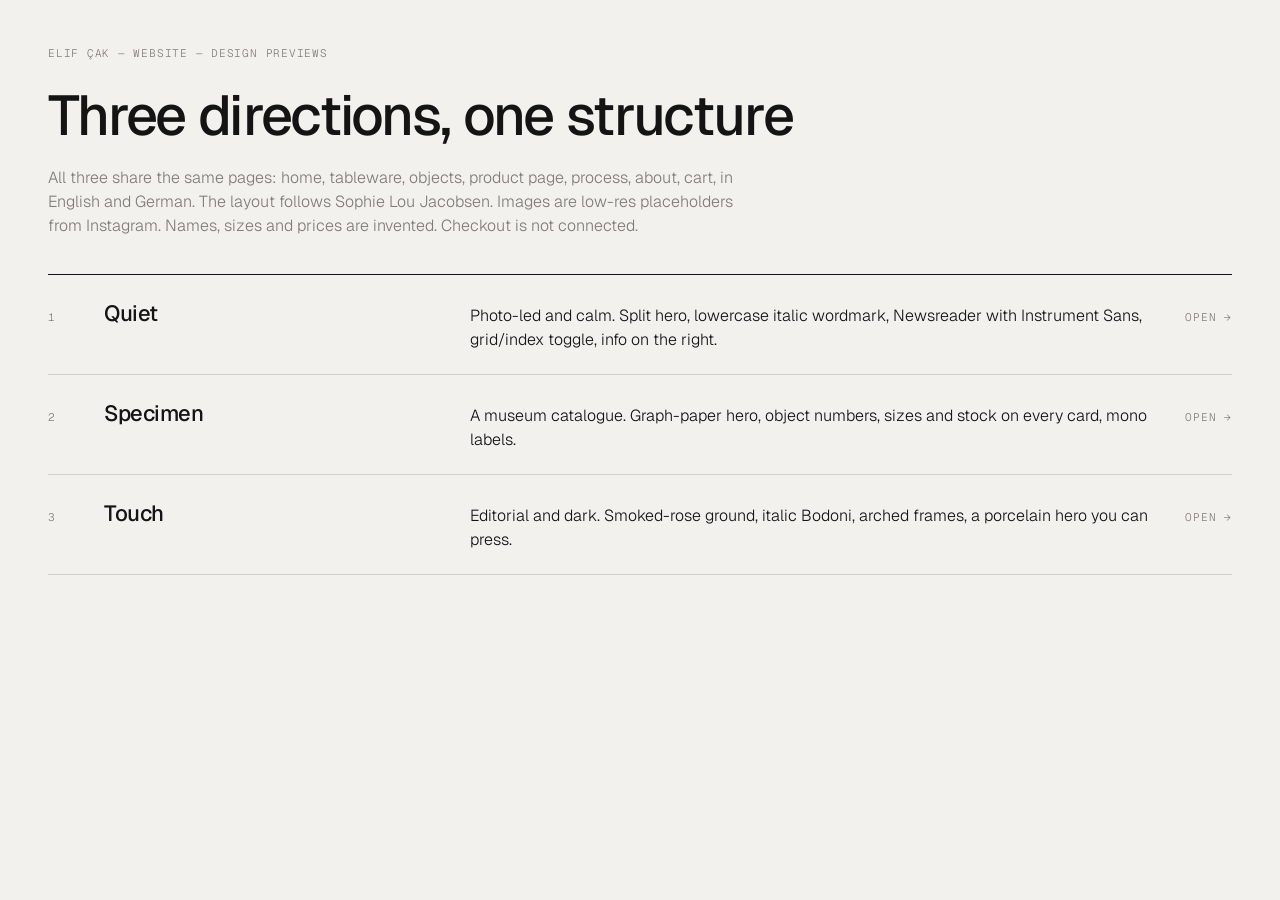
<file: index.html>
<!doctype html>
<html lang="en"><head><meta charset="utf-8"><meta name="viewport" content="width=device-width,initial-scale=1">
<title>Elif Çak — Design previews</title><meta name="robots" content="noindex">
<link href="https://fonts.googleapis.com/css2?family=Geist:wght@300;400;500&family=Geist+Mono:wght@300&display=swap" rel="stylesheet">
<style>
:root{--bg:#f2f1ee;--fg:#141414;--dim:#7f7c78;--line:#d3d1cc}
@media (prefers-color-scheme:dark){:root:not([data-theme=light]){--bg:#161515;--fg:#eceae6;--dim:#8f8c87;--line:#33312f}}
:root[data-theme=dark]{--bg:#161515;--fg:#eceae6;--dim:#8f8c87;--line:#33312f}
*{box-sizing:border-box;margin:0}body{background:var(--bg);color:var(--fg);font:300 16px/1.5 Geist,system-ui,sans-serif;padding:40px clamp(16px,4vw,48px)}
.m{font:300 11px Geist Mono,monospace;letter-spacing:.07em;text-transform:uppercase;color:var(--dim)}
h1{font-weight:500;letter-spacing:-.03em;font-size:clamp(32px,5vw,56px);margin:10px 0 8px}
p{max-width:44em;color:var(--dim)}
ul{list-style:none;padding:0;margin-top:36px;border-top:1px solid var(--fg)}
li a{display:grid;grid-template-columns:40px 1fr 2fr auto;gap:16px;padding:22px 0;border-bottom:1px solid var(--line);align-items:baseline;color:inherit;text-decoration:none}
li a:hover b{text-decoration:underline}b{font-weight:500;font-size:22px;letter-spacing:-.02em}
@media(max-width:700px){li a{grid-template-columns:30px 1fr}li a span:nth-child(3),li a span:nth-child(4){grid-column:2}}
</style></head><body>
<span class="m">Elif Çak — website — design previews</span>
<h1>Three directions, one structure</h1>
<p>All three share the same pages: home, tableware, objects, product page, process, about, cart, in English and German. The layout follows Sophie Lou Jacobsen. Images are low-res placeholders from Instagram. Names, sizes and prices are invented. Checkout is not connected.</p>
<ul>
<li><a href="v1-quiet/"><span class="m">1</span><b>Quiet</b><span>Photo-led and calm. Split hero, lowercase italic wordmark, Newsreader with Instrument Sans, grid/index toggle, info on the right.</span><span class="m">Open →</span></a></li>
<li><a href="v2-specimen/"><span class="m">2</span><b>Specimen</b><span>A museum catalogue. Graph-paper hero, object numbers, sizes and stock on every card, mono labels.</span><span class="m">Open →</span></a></li>
<li><a href="v3-touch/"><span class="m">3</span><b>Touch</b><span>Editorial and dark. Smoked-rose ground, italic Bodoni, arched frames, a porcelain hero you can press.</span><span class="m">Open →</span></a></li>
</ul>
</body></html>
</file>
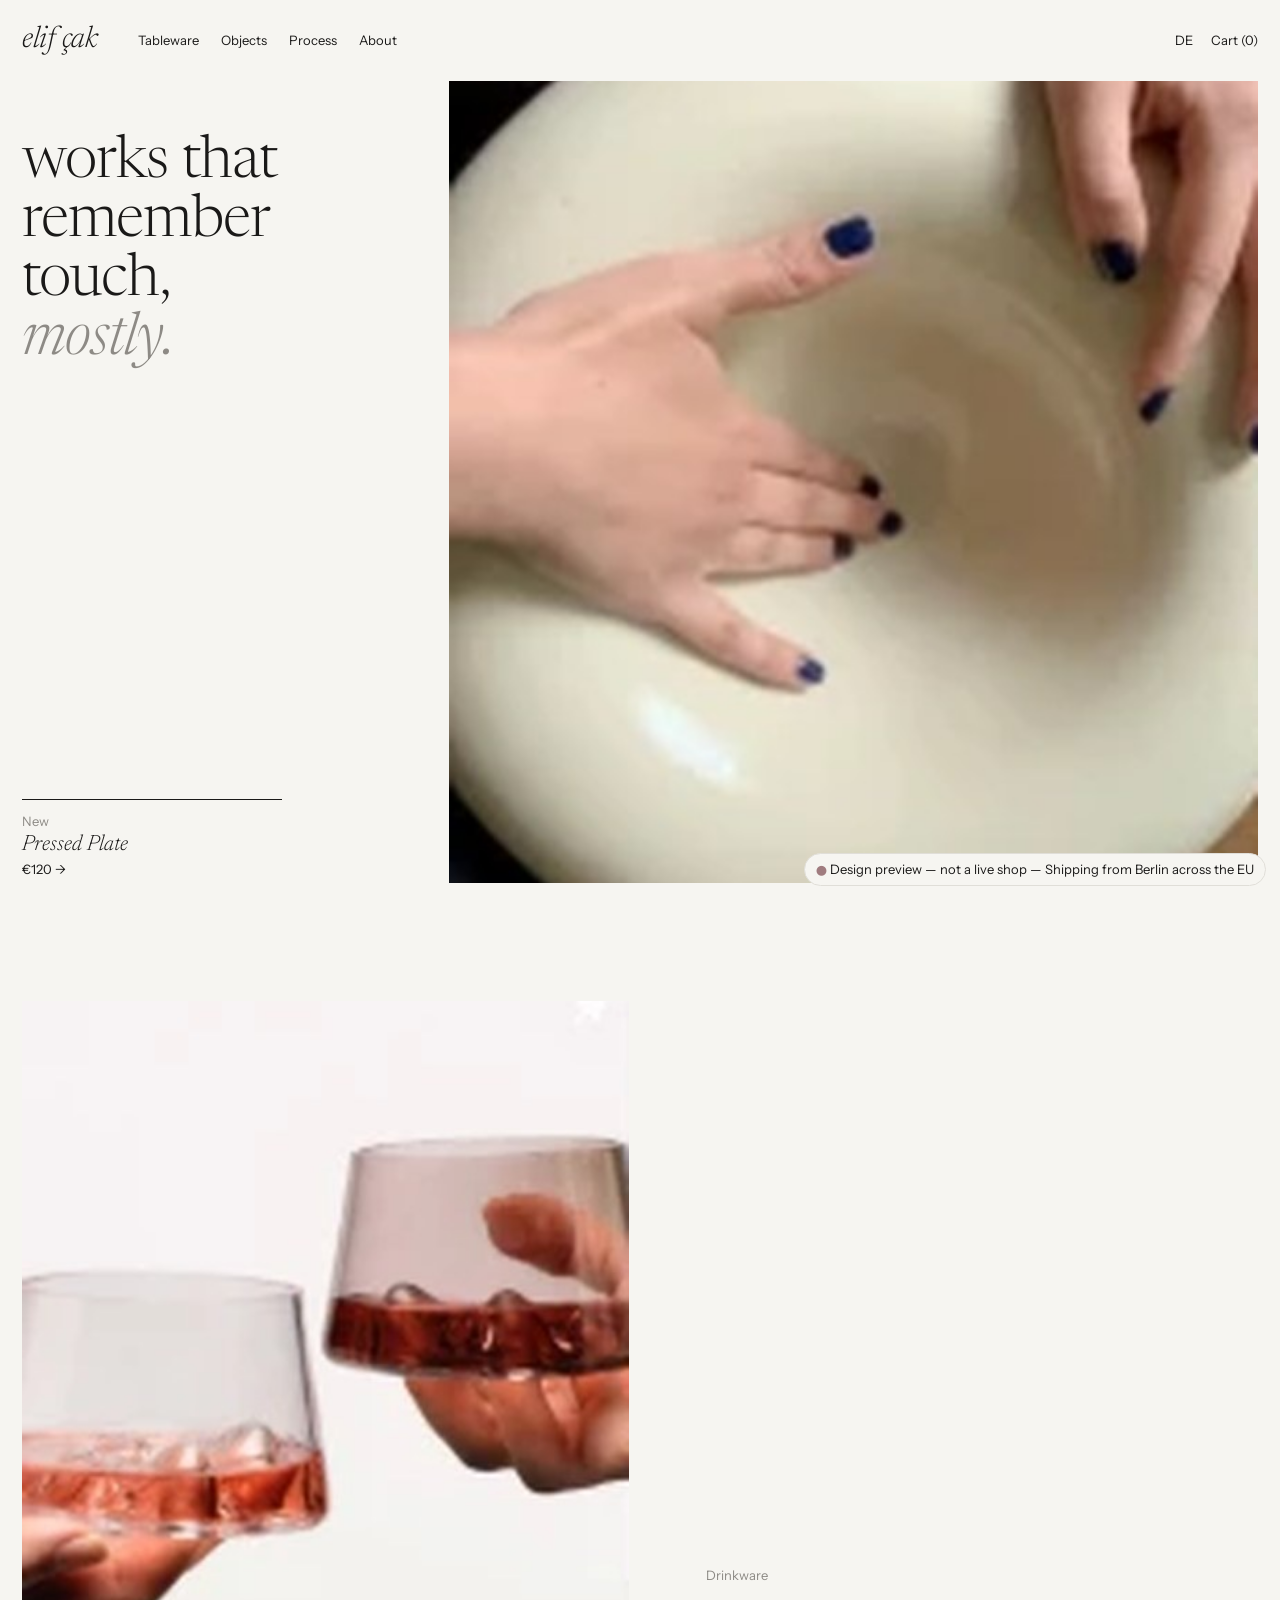
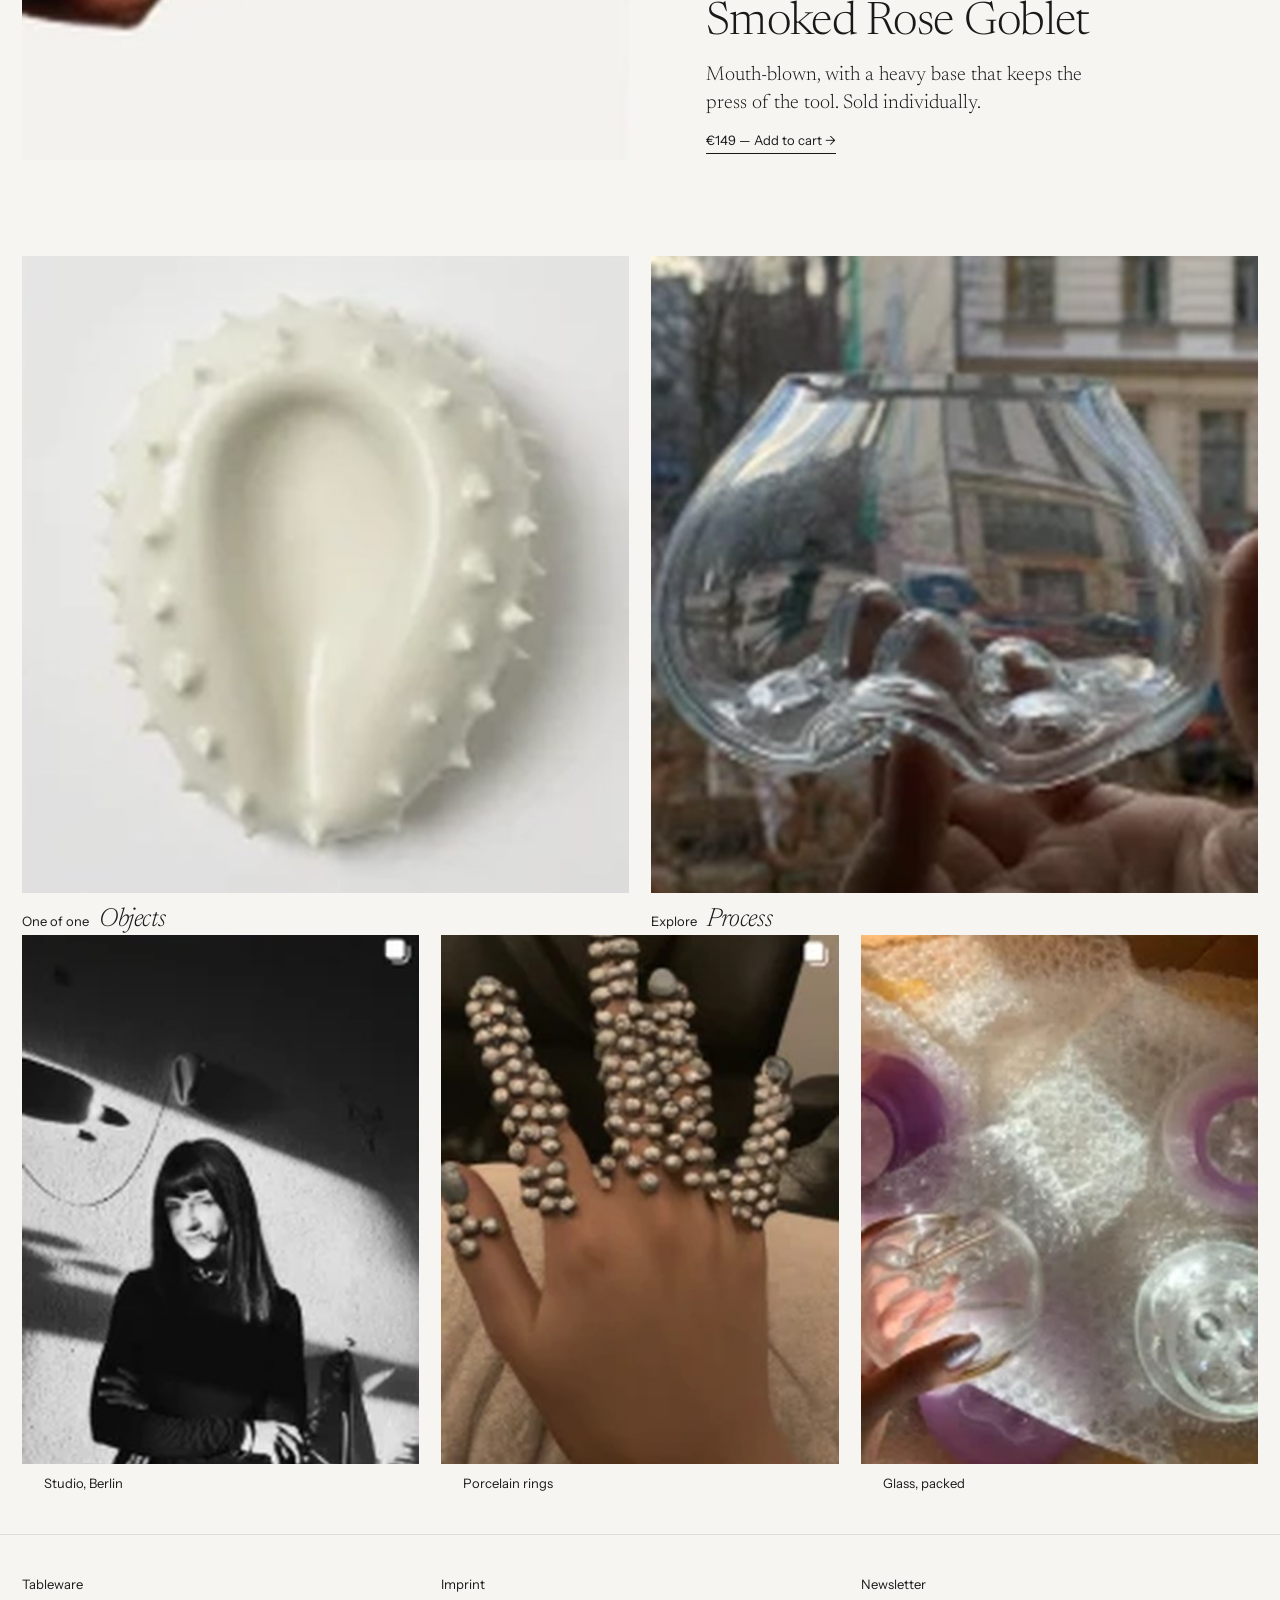
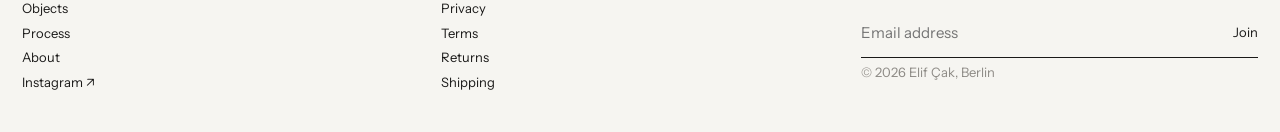
<file: v1-quiet/index.html>
<!doctype html>
<html lang="en">
<head>
<meta charset="utf-8"><meta name="viewport" content="width=device-width,initial-scale=1">
<title>Elif Çak — Preview 1: Quiet</title>
<meta name="robots" content="noindex">
<link rel="preconnect" href="https://fonts.googleapis.com"><link rel="preconnect" href="https://fonts.gstatic.com" crossorigin>
<link href="https://fonts.googleapis.com/css2?family=Newsreader:ital,opsz,wght@0,6..72,300;0,6..72,400;1,6..72,300;1,6..72,400&family=Instrument+Sans:wght@400;500&display=swap" rel="stylesheet">
<link rel="stylesheet" href="../shared/base.css"><link rel="stylesheet" href="theme.css">
</head>
<body>
<div class="bar" id="bar"></div>
<header class="top" id="top"></header>
<main id="view"></main>
<footer class="bot" id="bot"></footer>
<div class="ov" id="ov"></div>
<aside class="drawer" id="drawer" aria-hidden="true" aria-label="Cart"><div class="dh lbl"><span id="dh"></span><button id="dc"></button></div><div class="ci" id="ci"></div>
<div class="df"><div class="tot lbl"><span id="totl"></span><b id="tot"></b></div><p class="lbl dim" id="vat"></p><button class="btn lbl" id="co"></button></div></aside>
<script>window.THEME={hero:"split",home:"spread",views:true,acc:true,word:"elif çak"}</script>
<script src="../shared/data.js"></script><script src="../shared/app.js"></script>
</body>
</html>
</file>
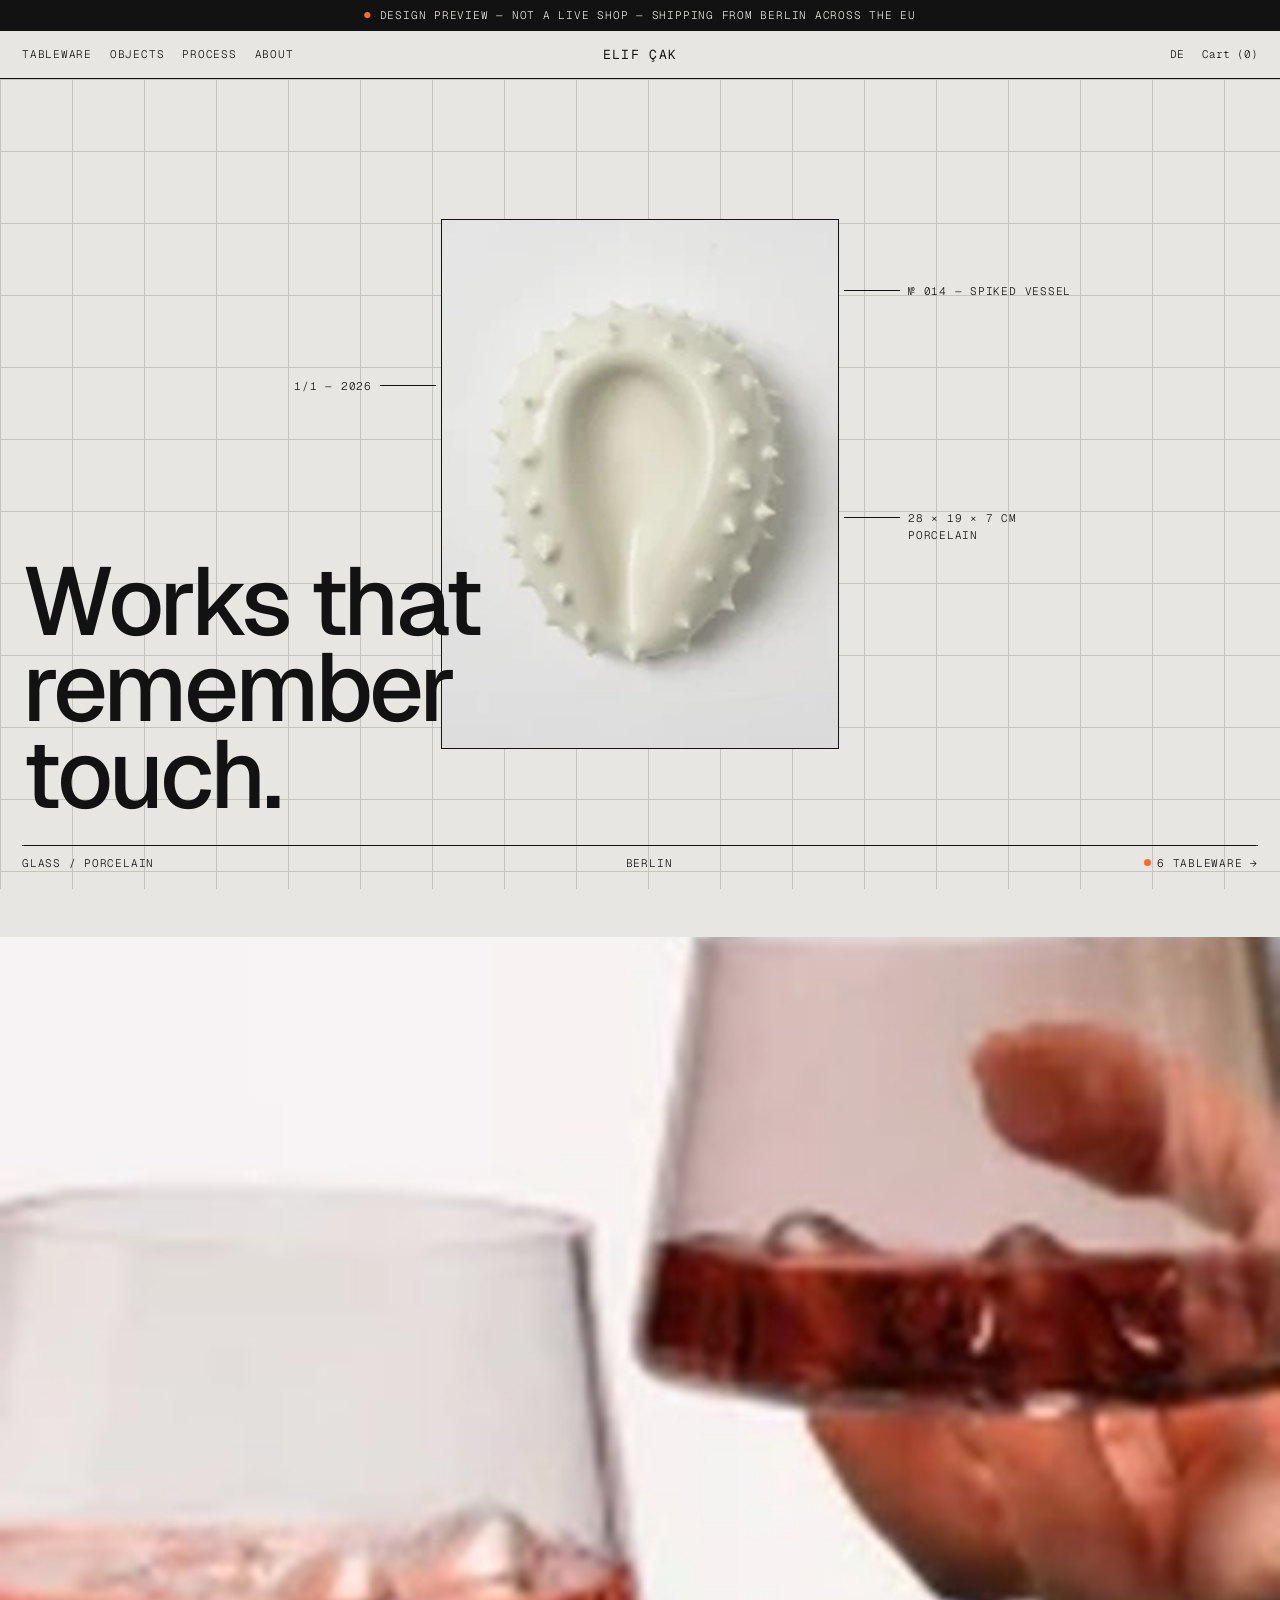
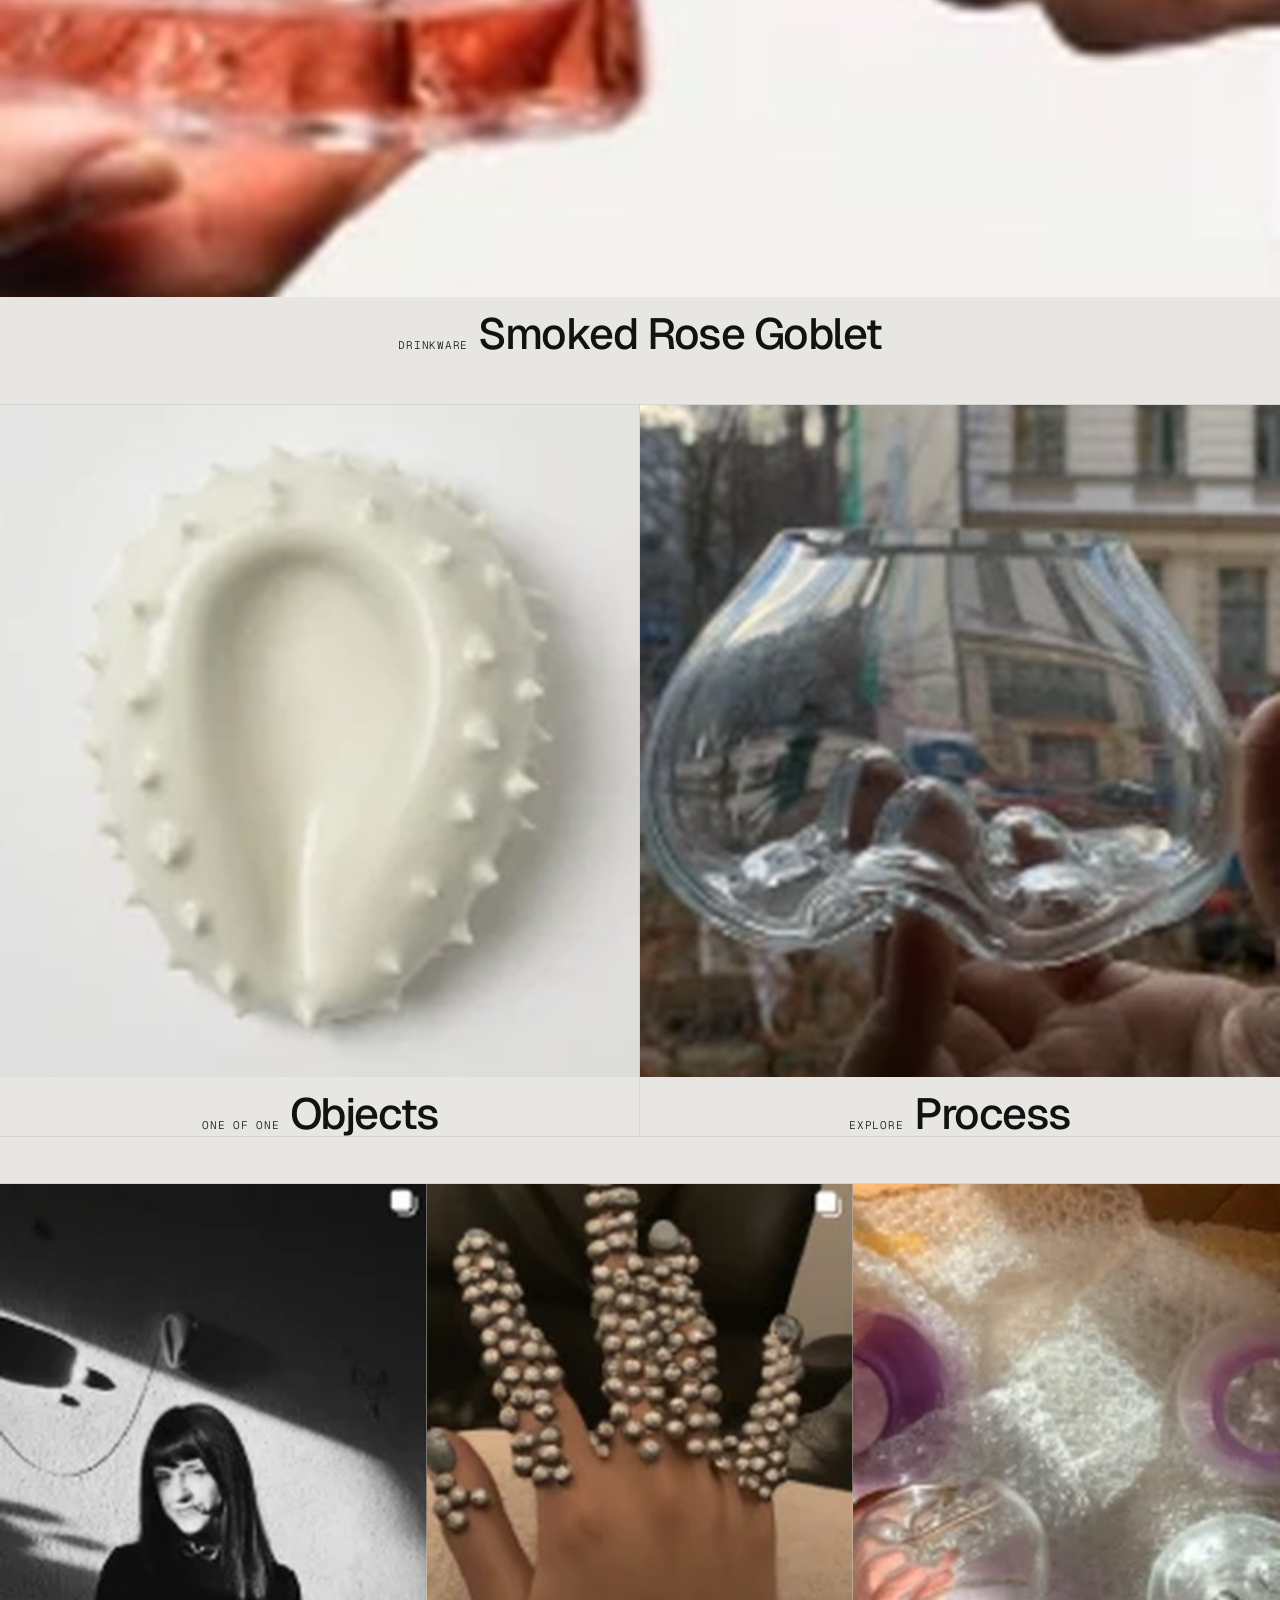
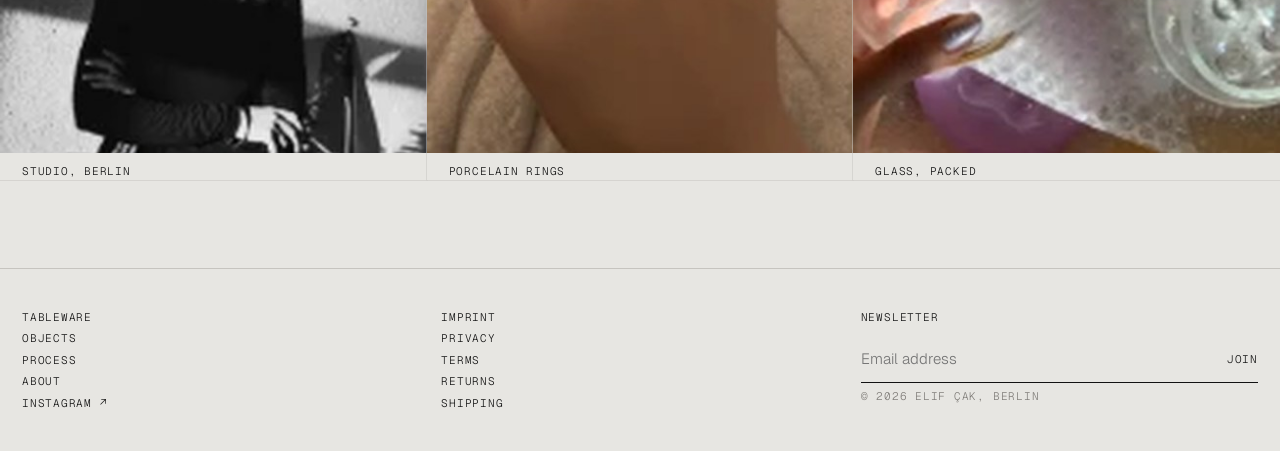
<file: v2-specimen/index.html>
<!doctype html>
<html lang="en">
<head>
<meta charset="utf-8"><meta name="viewport" content="width=device-width,initial-scale=1">
<title>Elif Çak — Preview 2: Specimen</title>
<meta name="robots" content="noindex">
<link rel="preconnect" href="https://fonts.googleapis.com"><link rel="preconnect" href="https://fonts.gstatic.com" crossorigin>
<link href="https://fonts.googleapis.com/css2?family=Geist:wght@300;400;500&family=Geist+Mono:wght@300;400&display=swap" rel="stylesheet">
<link rel="stylesheet" href="../shared/base.css"><link rel="stylesheet" href="theme.css">
</head>
<body>
<div class="bar" id="bar"></div>
<header class="top" id="top"></header>
<main id="view"></main>
<footer class="bot" id="bot"></footer>
<div class="ov" id="ov"></div>
<aside class="drawer" id="drawer" aria-hidden="true" aria-label="Cart"><div class="dh lbl"><span id="dh"></span><button id="dc"></button></div><div class="ci" id="ci"></div>
<div class="df"><div class="tot lbl"><span id="totl"></span><b id="tot"></b></div><p class="lbl dim" id="vat"></p><button class="btn lbl" id="co"></button></div></aside>
<script>window.THEME={hero:"specimen",word:"Elif Çak"}</script>
<script src="../shared/data.js"></script><script src="../shared/app.js"></script>
</body>
</html>
</file>
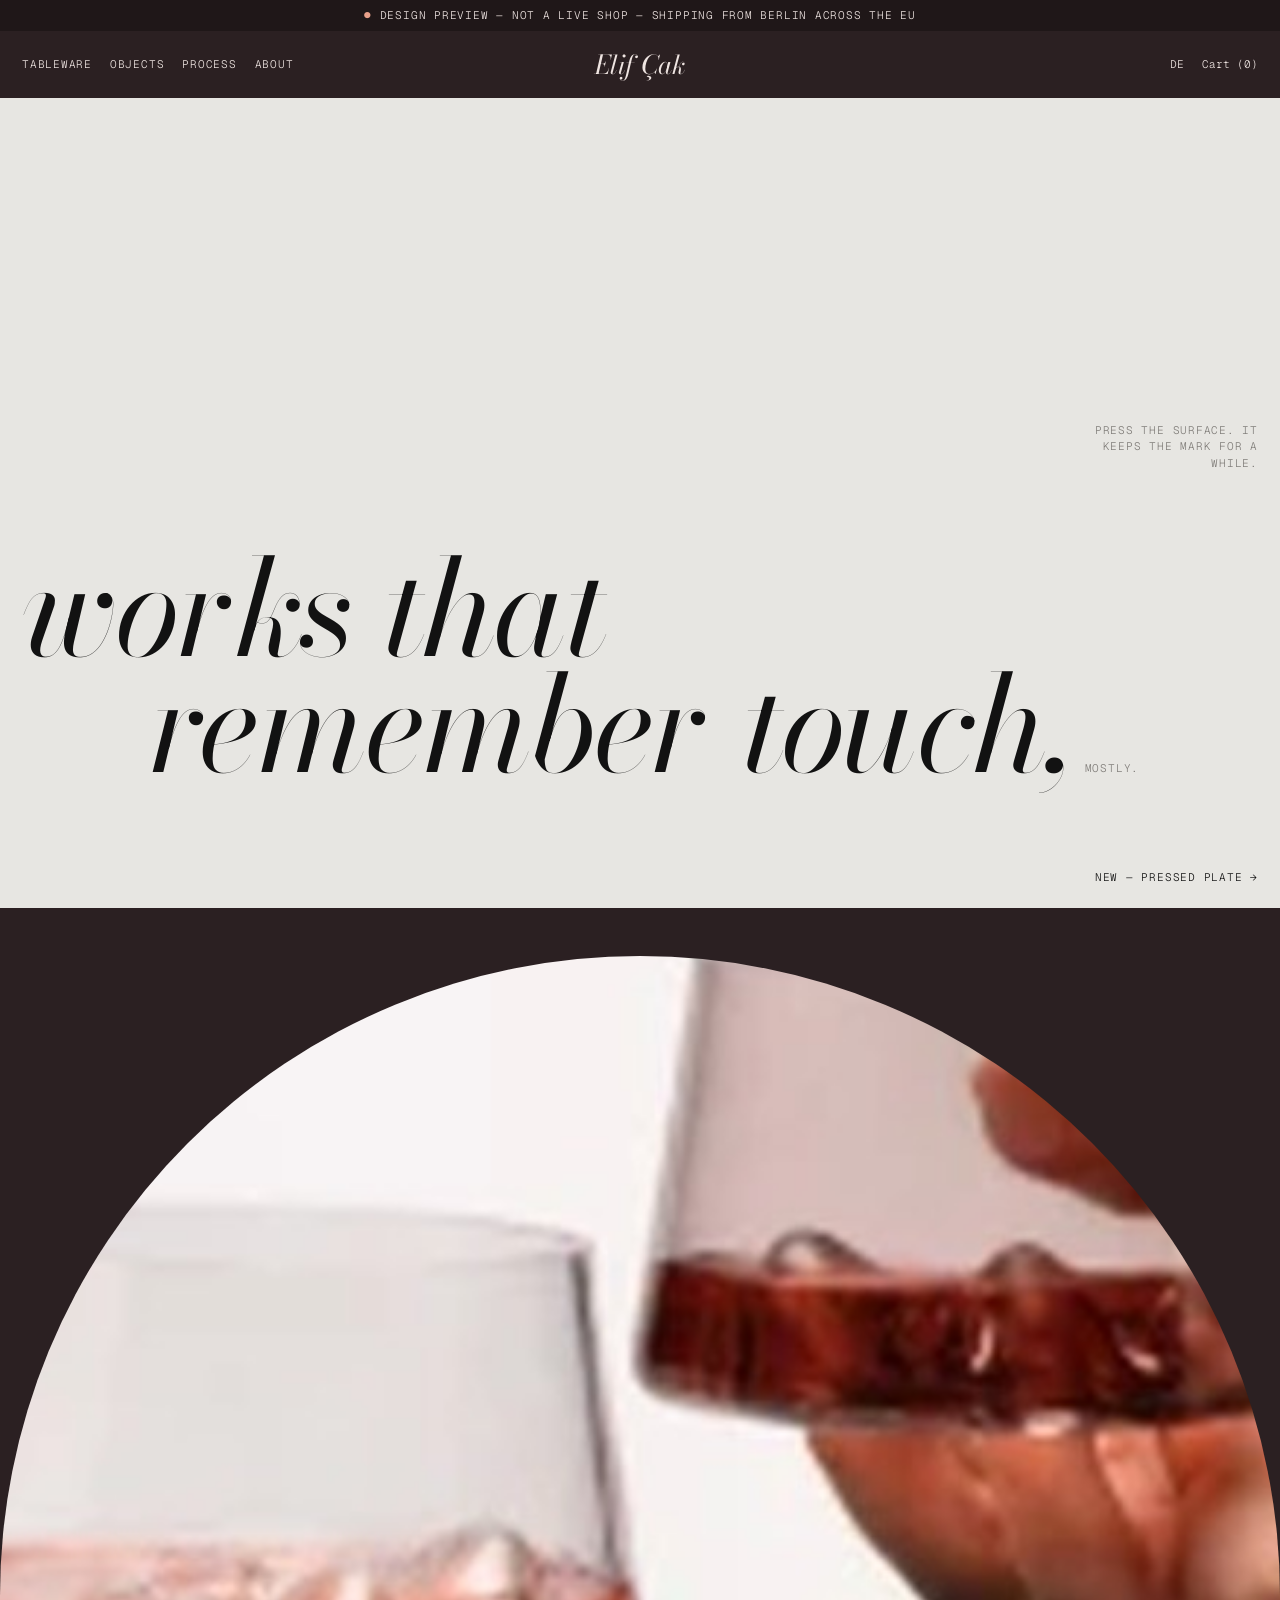
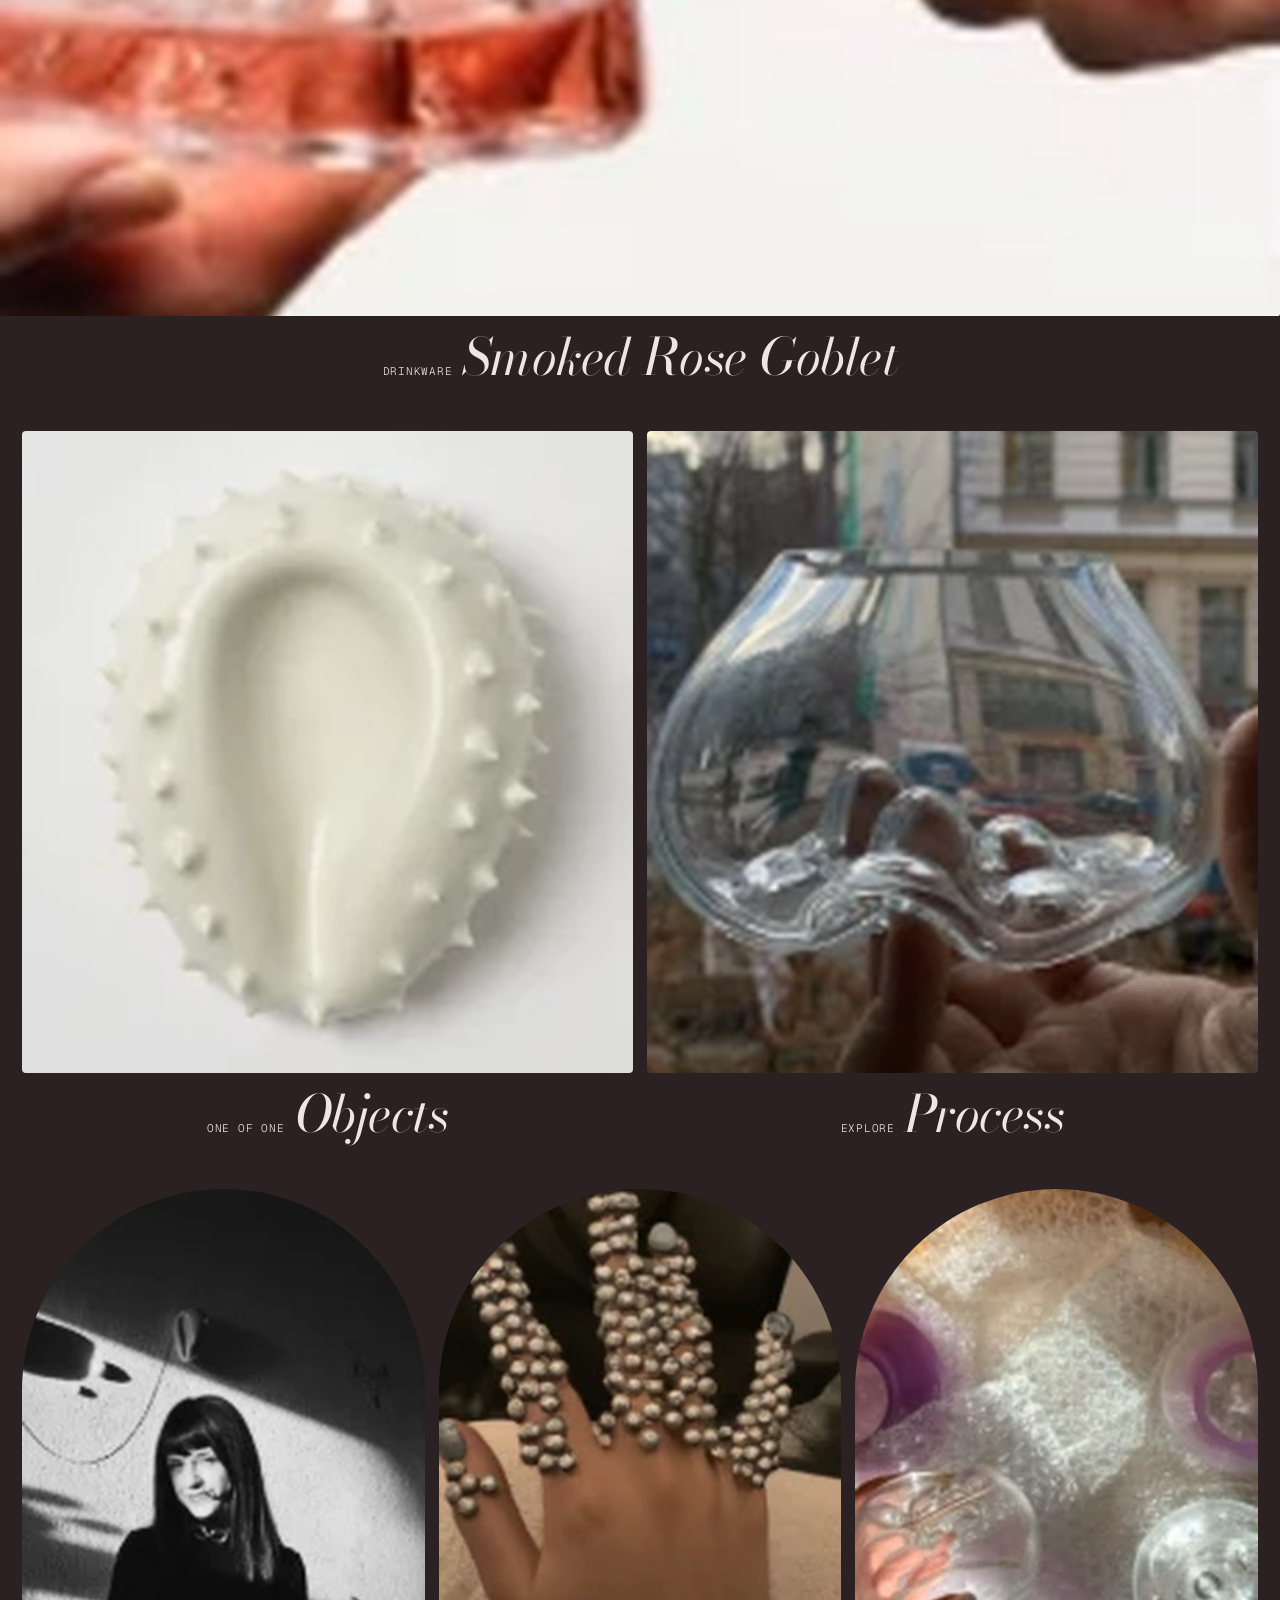
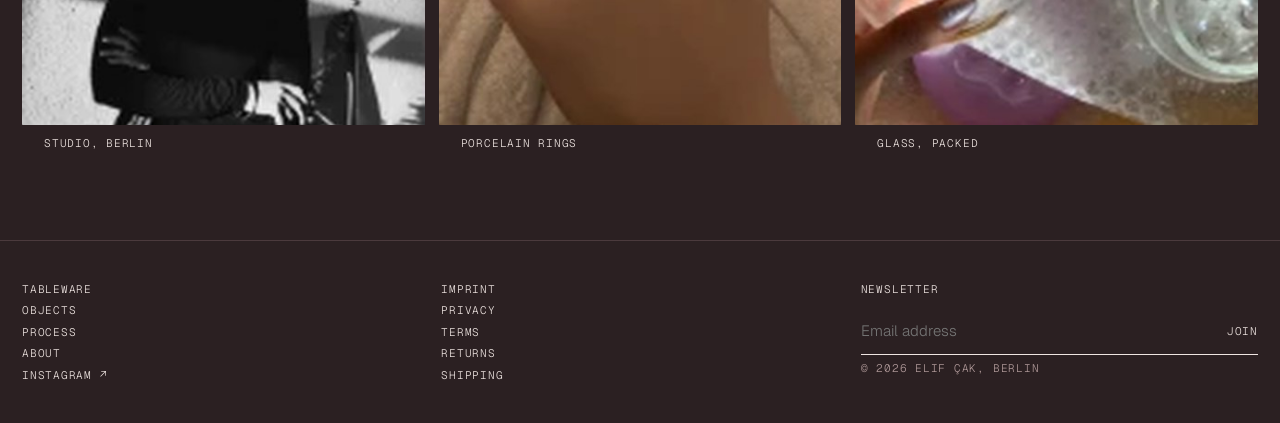
<file: v3-touch/index.html>
<!doctype html>
<html lang="en">
<head>
<meta charset="utf-8"><meta name="viewport" content="width=device-width,initial-scale=1">
<title>Elif Çak — Preview 3: Touch</title>
<meta name="robots" content="noindex">
<link rel="preconnect" href="https://fonts.googleapis.com"><link rel="preconnect" href="https://fonts.gstatic.com" crossorigin>
<link href="https://fonts.googleapis.com/css2?family=Bodoni+Moda:ital,opsz,wght@1,6..96,400&family=Geist:wght@300;400&family=Geist+Mono:wght@300;400&display=swap" rel="stylesheet">
<link rel="stylesheet" href="../shared/base.css"><link rel="stylesheet" href="theme.css">
</head>
<body>
<div class="bar" id="bar"></div>
<header class="top" id="top"></header>
<main id="view"></main>
<footer class="bot" id="bot"></footer>
<div class="ov" id="ov"></div>
<aside class="drawer" id="drawer" aria-hidden="true" aria-label="Cart"><div class="dh lbl"><span id="dh"></span><button id="dc"></button></div><div class="ci" id="ci"></div>
<div class="df"><div class="tot lbl"><span id="totl"></span><b id="tot"></b></div><p class="lbl dim" id="vat"></p><button class="btn lbl" id="co"></button></div></aside>
<script>window.THEME={hero:"surface",word:"Elif Çak"}</script>
<script src="../shared/data.js"></script><script src="../shared/app.js"></script>
</body>
</html>
</file>
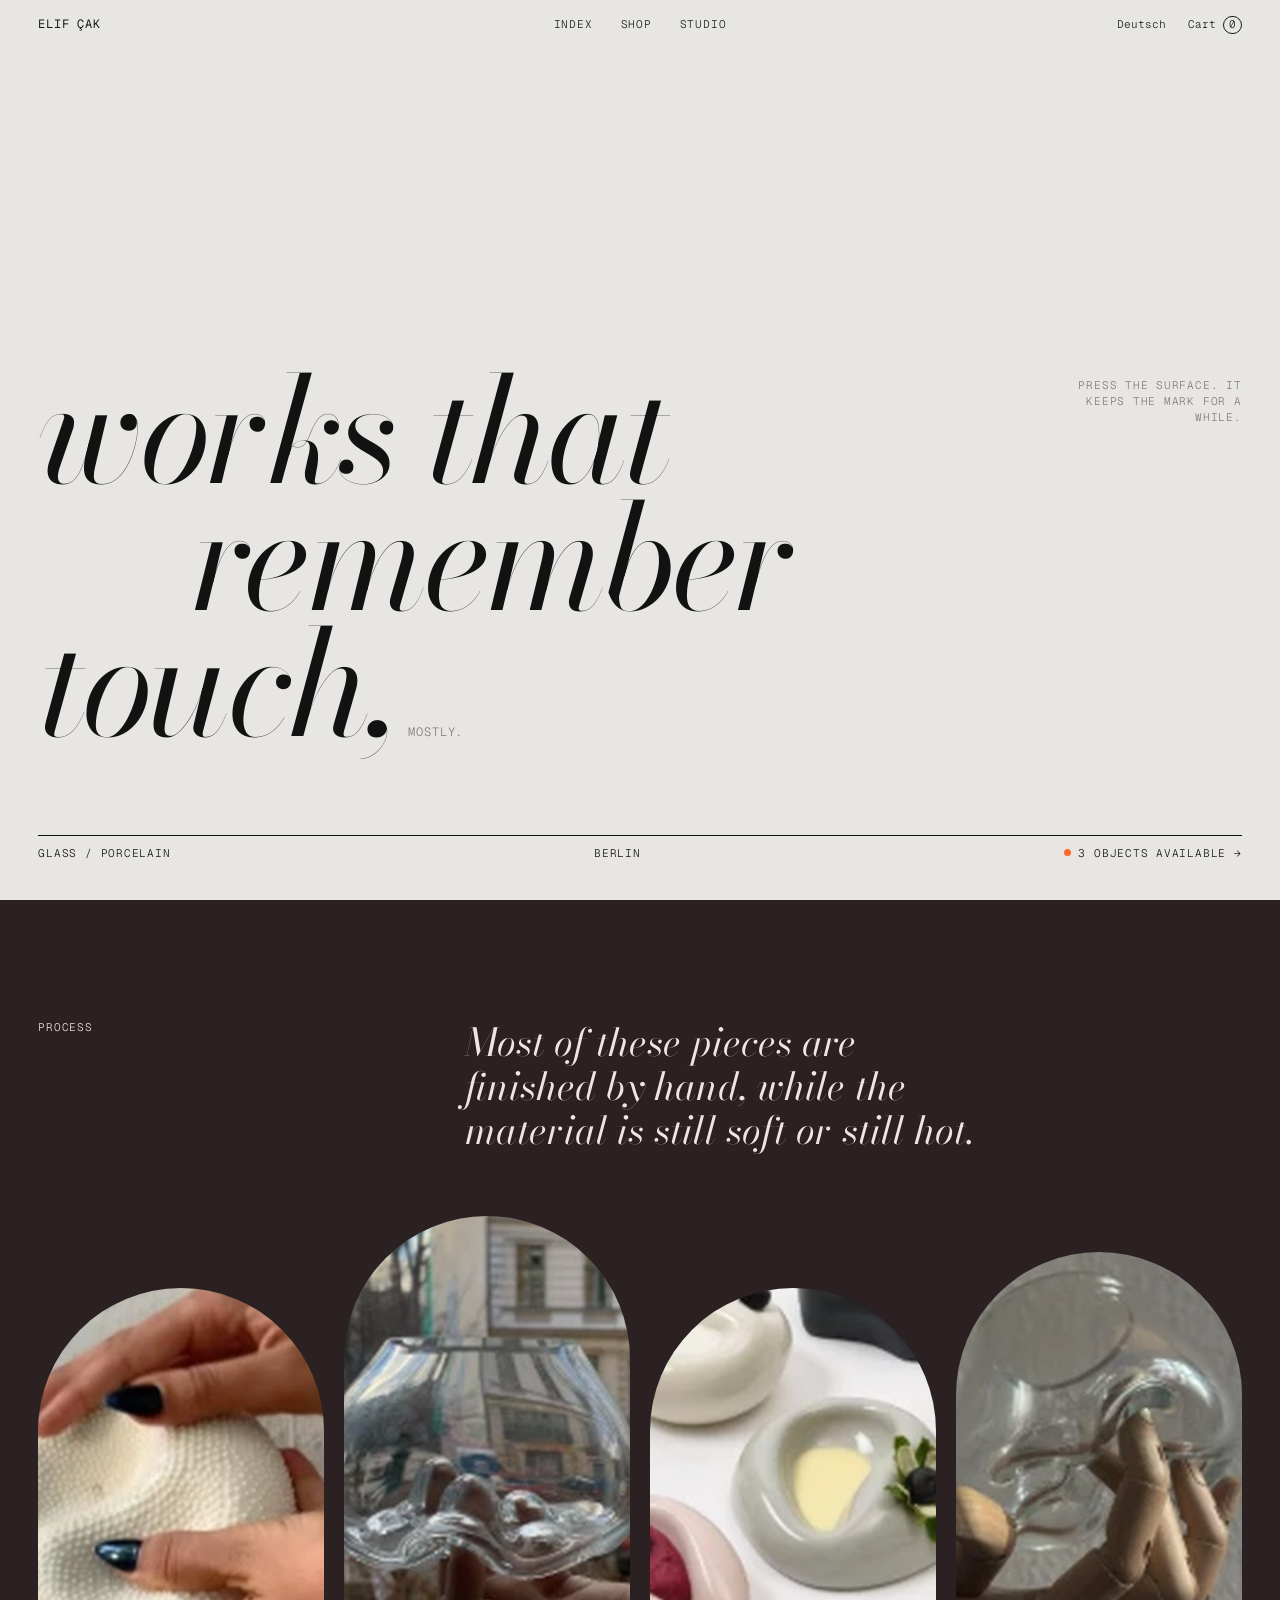
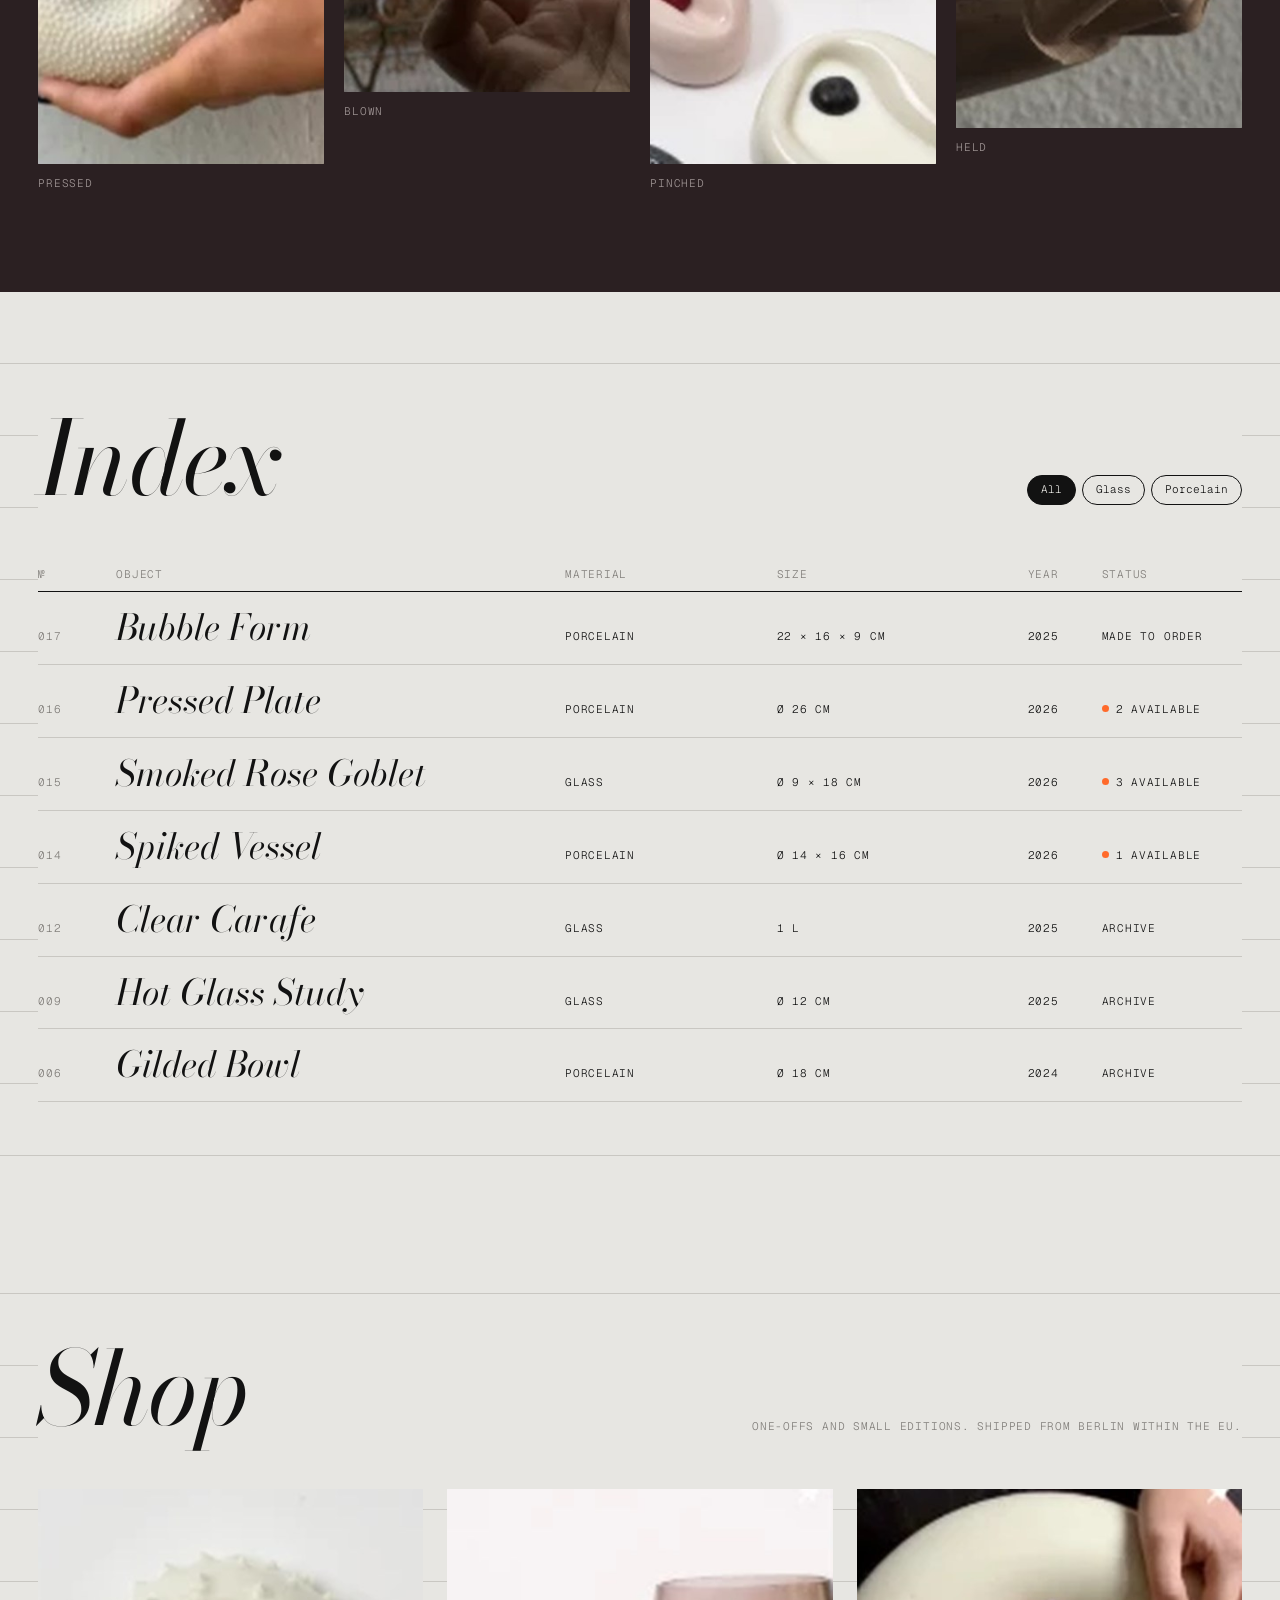
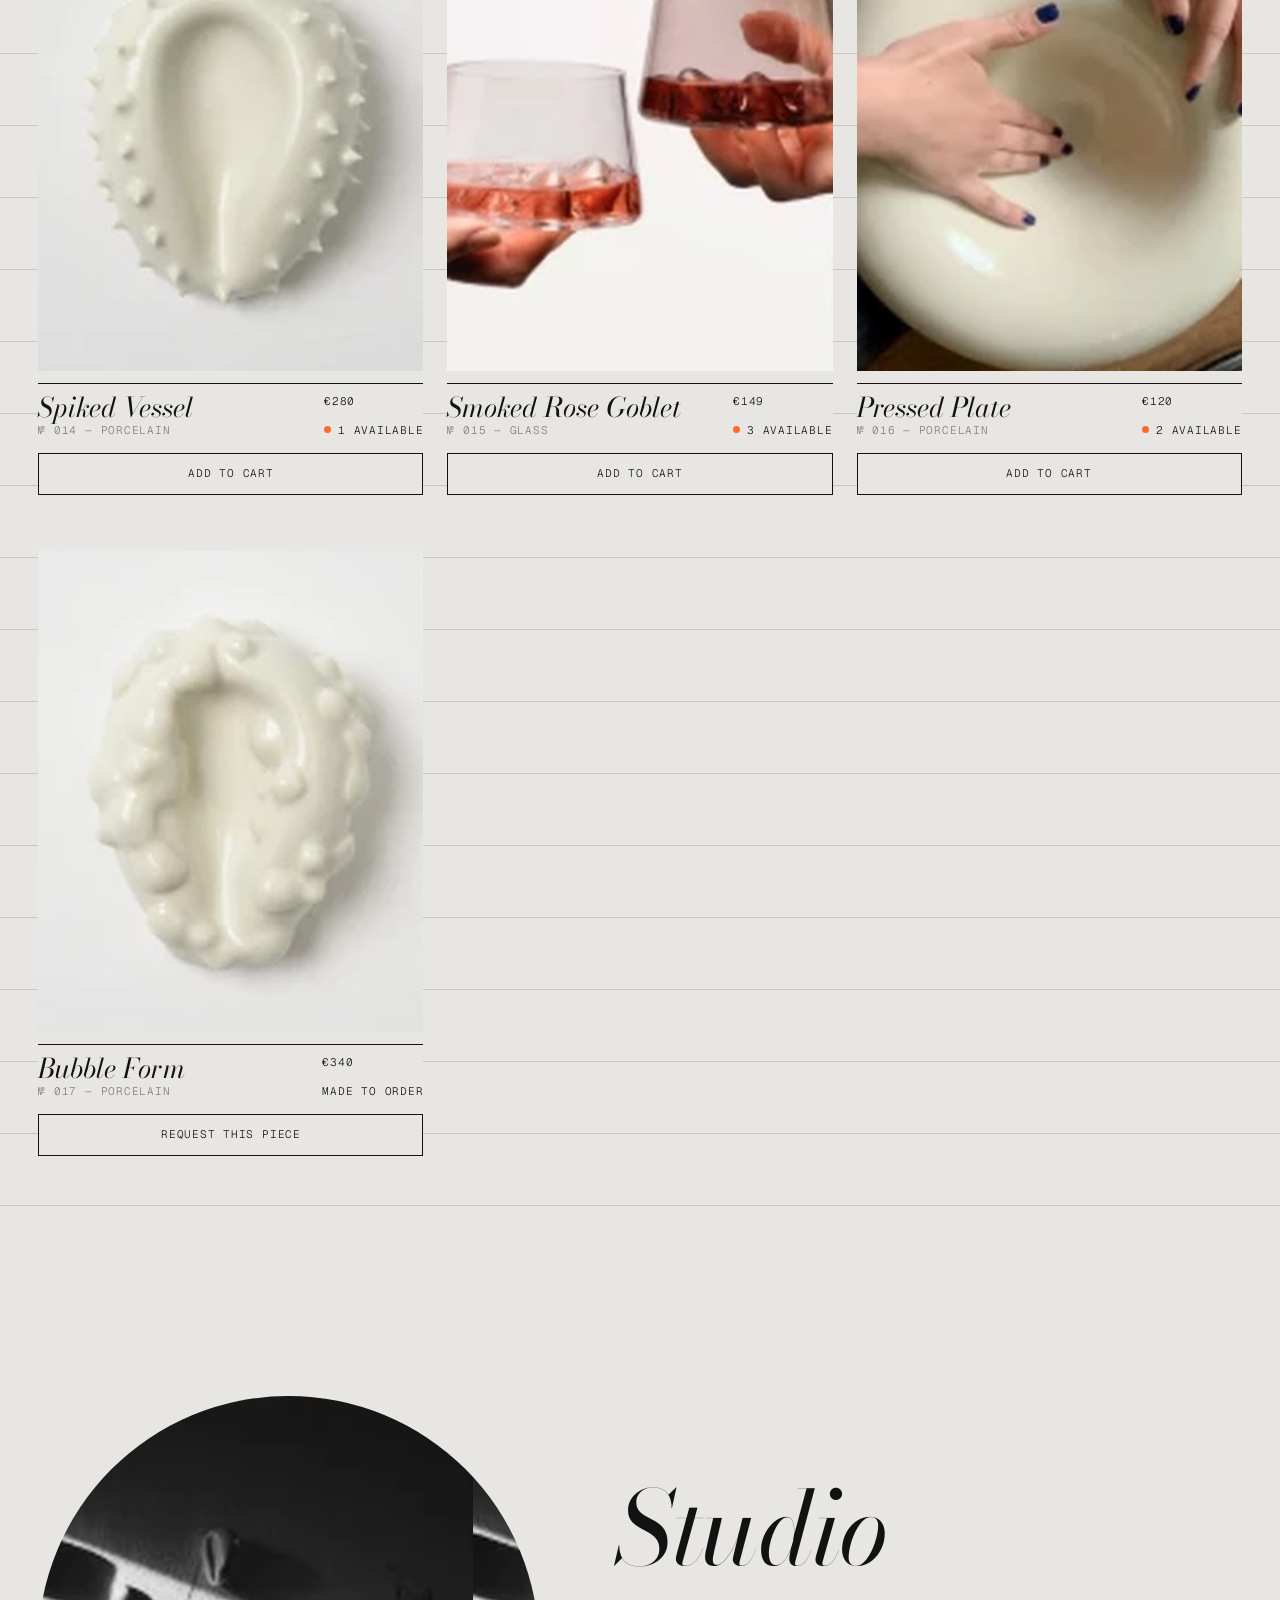
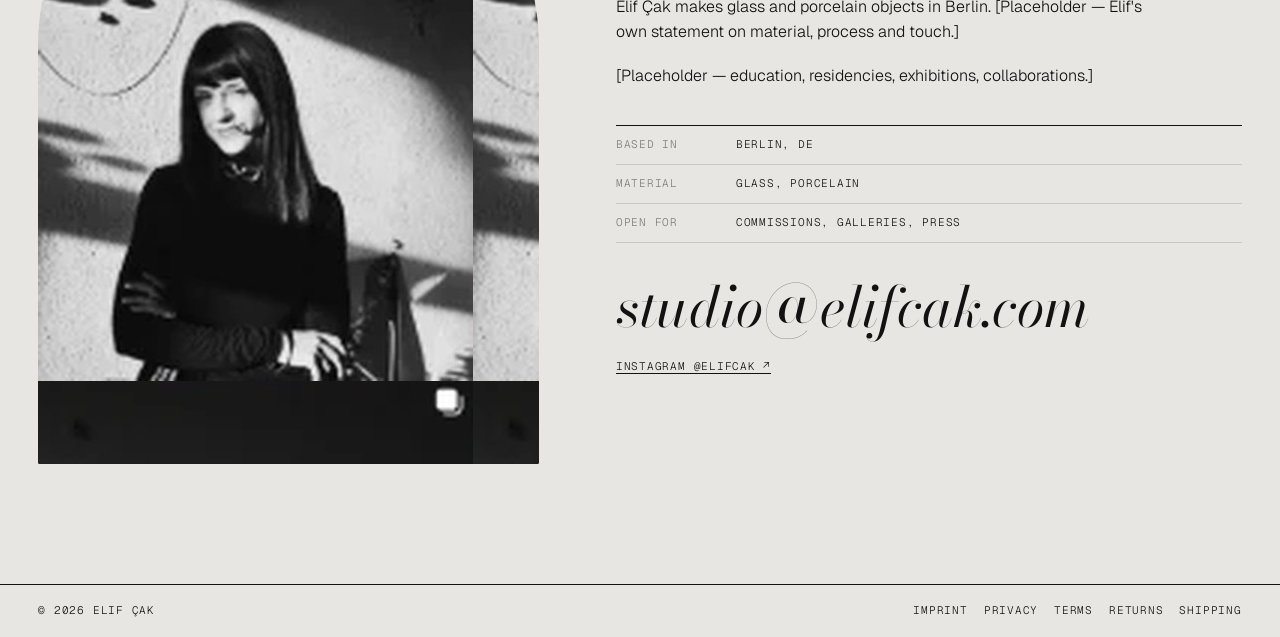
<file: concepts/ab-merged/index.html>
<!doctype html>
<html lang="en">
<head>
<meta charset="utf-8">
<meta name="viewport" content="width=device-width,initial-scale=1">
<title>Elif Çak — Glass &amp; Porcelain, Berlin</title>
<meta name="description" content="Elif Çak makes glass and porcelain objects in Berlin. Works that remember touch, mostly.">
<link rel="preconnect" href="https://fonts.googleapis.com"><link rel="preconnect" href="https://fonts.gstatic.com" crossorigin>
<link href="https://fonts.googleapis.com/css2?family=Bodoni+Moda:ital,opsz,wght@1,6..96,400;1,6..96,500&family=Geist:wght@300;400;500&family=Geist+Mono:wght@300;400&display=swap" rel="stylesheet">
<link rel="stylesheet" href="style.css">
</head>
<body>
<a class="skip" href="#index">Skip to work</a>
<header class="nav mono">
  <a href="#top" class="logo">Elif Çak</a>
  <nav><a href="#index" data-i="nav_index"></a><a href="#shop" data-i="nav_shop"></a><a href="#studio" data-i="nav_studio"></a></nav>
  <div class="tools"><button id="lang" aria-label="Switch language"></button><button id="openCart"><span data-i="cart"></span> <span id="cartCount">0</span></button></div>
</header>

<main id="top">
  <section class="hero" aria-label="Intro">
    <canvas id="surface" aria-hidden="true"></canvas>
    <h1><span>works that</span><span>remember</span><span>touch,<sup class="mono">mostly.</sup></span></h1>
    <p class="hint mono" data-i="hint"></p>
    <div class="hero-rail mono">
      <span>Glass / Porcelain</span><span>Berlin</span><a href="#shop" id="availLink"></a>
    </div>
  </section>

  <section class="touch" aria-labelledby="t-touch">
    <div class="touch-head"><h2 id="t-touch" class="mono" data-i="process"></h2><p data-i="process_p"></p></div>
    <div class="arches" id="arches"></div>
  </section>

  <section id="index" class="specimen" aria-labelledby="t-index">
    <div class="head"><h2 id="t-index"><em data-i="index"></em></h2>
      <div class="filters mono" role="group" aria-label="Filter"><button aria-pressed="true" data-f="all" data-i="all"></button><button aria-pressed="false" data-f="glass" data-i="glass"></button><button aria-pressed="false" data-f="porcelain" data-i="porcelain"></button></div></div>
    <div class="cols mono" aria-hidden="true"><span>№</span><span data-i="c_object"></span><span data-i="c_mat"></span><span data-i="c_dim"></span><span data-i="c_year"></span><span data-i="c_status"></span></div>
    <ol class="rows" id="rows"></ol>
    <div class="peek" id="peek" aria-hidden="true"></div>
  </section>

  <section id="shop" class="specimen shop" aria-labelledby="t-shop">
    <div class="head"><h2 id="t-shop"><em data-i="shop"></em></h2><p class="mono dim" data-i="shop_note"></p></div>
    <div class="grid" id="grid"></div>
  </section>

  <section id="studio" class="studio" aria-labelledby="t-studio">
    <div class="portrait arch" style="background-image:url(../../img/portrait.jpg)" role="img" aria-label="Elif Çak"></div>
    <div class="studio-text">
      <h2 id="t-studio"><em data-i="studio"></em></h2>
      <p data-i="studio_p1"></p><p data-i="studio_p2"></p>
      <dl class="mono"><dt data-i="f_based"></dt><dd>Berlin, DE</dd><dt data-i="f_mat"></dt><dd data-i="f_mat_v"></dd><dt data-i="f_for"></dt><dd data-i="f_for_v"></dd></dl>
      <a class="mail" href="mailto:studio@elifcak.com">studio@elifcak.com</a>
      <a class="mono under" href="https://instagram.com/elifcak" target="_blank" rel="noopener">Instagram @elifcak ↗</a>
    </div>
  </section>
</main>

<footer class="mono"><span>© <span id="yr"></span> Elif Çak</span><span class="legal"><a href="#" data-i="imprint"></a><a href="#" data-i="privacy"></a><a href="#" data-i="terms"></a><a href="#" data-i="returns"></a><a href="#" data-i="shipping"></a></span></footer>

<div class="overlay" id="overlay"></div>
<aside class="drawer" id="drawer" aria-label="Cart" aria-hidden="true">
  <div class="dh mono"><span data-i="cart"></span><button id="closeCart" data-i="close"></button></div>
  <div class="ci" id="cartItems"></div>
  <div class="df"><div class="total mono"><span data-i="total"></span><b id="cartTotal"></b></div><p class="mono dim small" data-i="vat"></p><button class="btn" id="checkout" data-i="checkout"></button></div>
</aside>
<div class="modal" id="modal" role="dialog" aria-modal="true"><div class="sheet" id="sheet"></div></div>
<script src="data.js"></script><script src="app.js"></script>
</body>
</html>
</file>
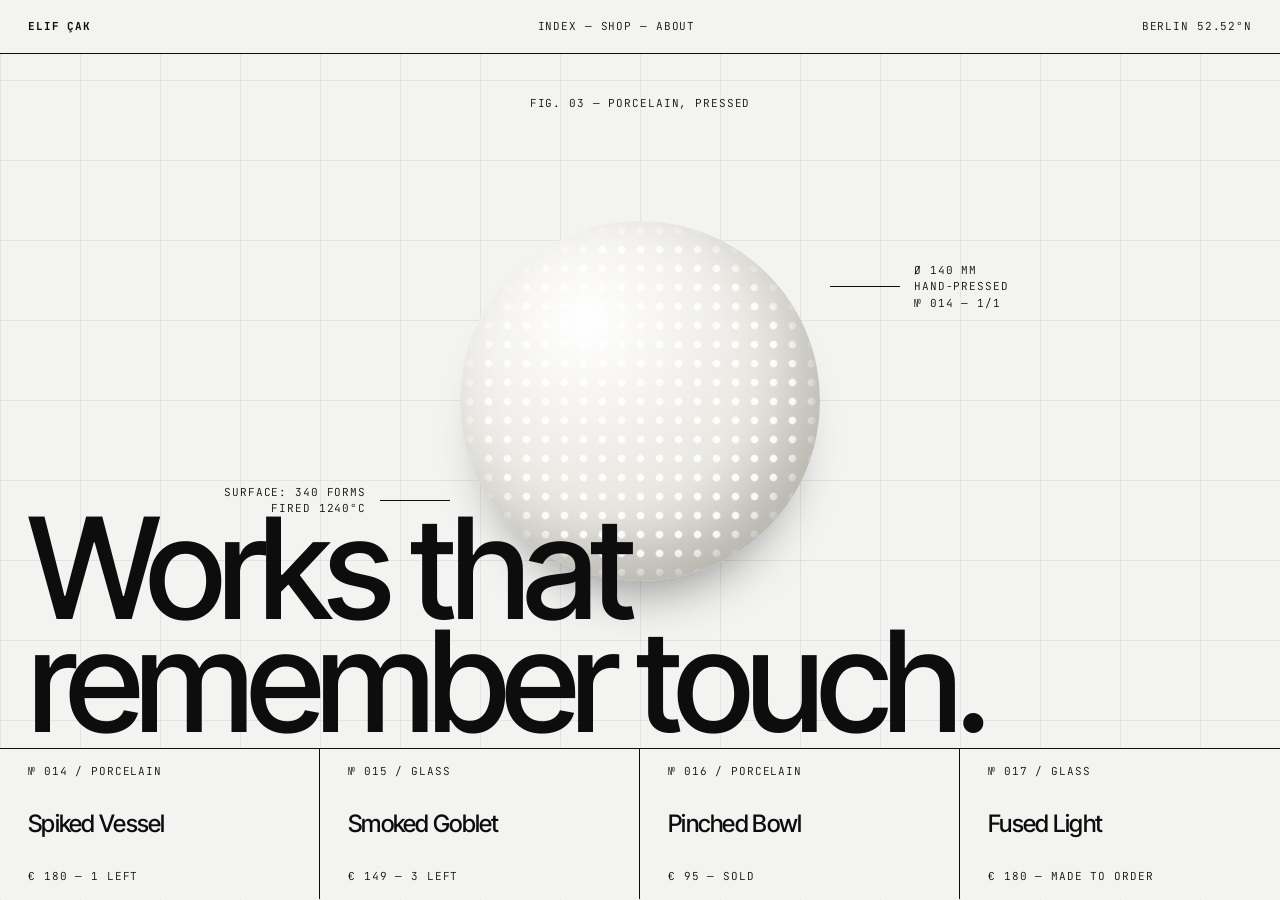
<file: concepts/a-specimen.html>
<!doctype html><html lang="en"><head><meta charset="utf-8"><meta name="viewport" content="width=device-width,initial-scale=1"><title>A — Specimen</title>
<link href="https://fonts.googleapis.com/css2?family=Inter+Tight:wght@400;500;600&family=JetBrains+Mono:wght@300;400&display=swap" rel="stylesheet">
<style>
:root{--bg:#f3f3f1;--ink:#0d0d0d;--dim:#8a8984}
*{box-sizing:border-box;margin:0}body{background:var(--bg);color:var(--ink);font:400 16px/1.4 'Inter Tight';min-height:100vh;
background-image:linear-gradient(#0001 1px,transparent 1px),linear-gradient(90deg,#0001 1px,transparent 1px);background-size:80px 80px}
.m{font:300 11px/1.5 'JetBrains Mono';letter-spacing:.08em;text-transform:uppercase}
header{display:flex;justify-content:space-between;padding:18px 28px;border-bottom:1px solid var(--ink);background:var(--bg)}
.stage{position:relative;height:calc(100vh - 56px - 150px);min-height:480px;display:grid;place-items:center}
h1{position:absolute;left:28px;bottom:10px;font-size:clamp(3rem,11vw,10rem);font-weight:500;letter-spacing:-.05em;line-height:.8}
.obj{position:relative;width:min(40vh,360px);aspect-ratio:1;border-radius:50%;background:radial-gradient(circle at 35% 28%,#fff,#e8e6e0 55%,#c4c1b8);box-shadow:inset -25px -30px 60px #0002,0 40px 50px -30px #0006}
.obj:after{content:"";position:absolute;inset:0;border-radius:50%;background:radial-gradient(circle,#fff 0 3px,#0000 4.5px);background-size:19px 19px;opacity:.9;mask:radial-gradient(circle,#000 60%,transparent 72%);-webkit-mask:radial-gradient(circle,#000 60%,transparent 72%)}
.tag{position:absolute;white-space:nowrap}.tag:before{content:"";position:absolute;top:50%;height:1px;background:var(--ink);width:70px}
.t1{left:calc(50% + min(22vh,190px));top:30%;padding-left:84px}.t1:before{left:0}
.t2{right:calc(50% + min(22vh,190px));top:62%;padding-right:84px;text-align:right}.t2:before{right:0}
.t3{left:50%;top:6%;transform:translateX(-50%)}.t3:before{display:none}
.cross{position:absolute;font:300 14px 'JetBrains Mono'}
.rail{display:grid;grid-template-columns:repeat(4,1fr);border-top:1px solid var(--ink);background:var(--bg)}
.rail div{padding:14px 28px;border-right:1px solid var(--ink);height:150px;display:flex;flex-direction:column;justify-content:space-between}.rail div:last-child{border:0}
.rail b{font-weight:500;font-size:1.5rem;letter-spacing:-.03em}
@media(max-width:800px){.rail{grid-template-columns:1fr 1fr}.rail div{height:110px}.tag{display:none}}
</style></head><body>
<header class="m"><b>ELIF ÇAK</b><span>Index — Shop — About</span><span>Berlin 52.52°N</span></header>
<section class="stage"><span class="m tag t3">FIG. 03 — PORCELAIN, PRESSED</span><div class="obj"></div>
<span class="m tag t1">Ø 140 MM<br>HAND-PRESSED<br>№ 014 — 1/1</span><span class="m tag t2">SURFACE: 340 FORMS<br>FIRED 1240°C</span>
<h1>Works that<br>remember touch.</h1></section>
<section class="rail"><div><span class="m dim">№ 014 / PORCELAIN</span><b>Spiked Vessel</b><span class="m">€ 180 — 1 left</span></div><div><span class="m dim">№ 015 / GLASS</span><b>Smoked Goblet</b><span class="m">€ 149 — 3 left</span></div><div><span class="m dim">№ 016 / PORCELAIN</span><b>Pinched Bowl</b><span class="m">€ 95 — sold</span></div><div><span class="m dim">№ 017 / GLASS</span><b>Fused Light</b><span class="m">€ 180 — made to order</span></div></section>
</body></html>
</file>
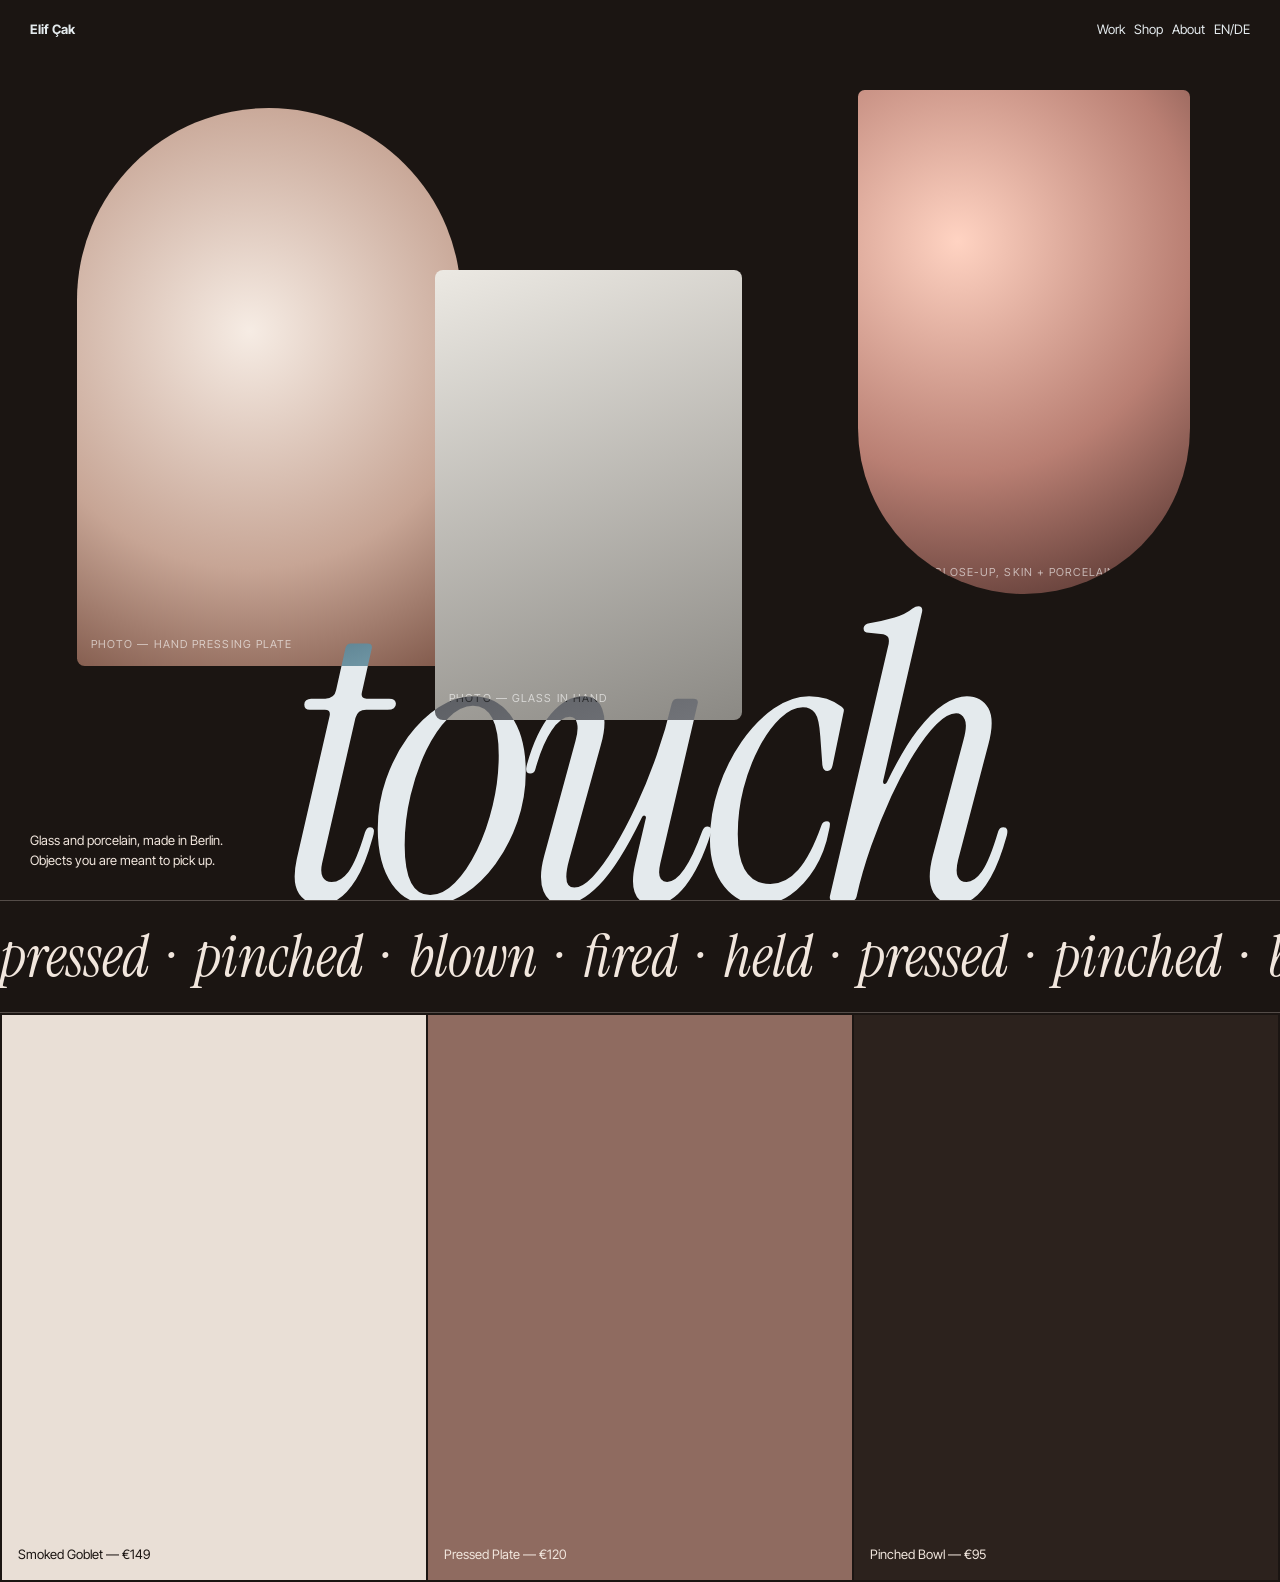
<file: concepts/b-touch.html>
<!doctype html><html lang="en"><head><meta charset="utf-8"><meta name="viewport" content="width=device-width,initial-scale=1"><title>B — Touch</title>
<link href="https://fonts.googleapis.com/css2?family=Instrument+Serif:ital@0;1&family=Inter+Tight:wght@400;500&display=swap" rel="stylesheet">
<style>
*{box-sizing:border-box;margin:0}body{background:#1b1512;color:#f1e6dd;font:400 15px/1.5 'Inter Tight';overflow-x:hidden}
nav{position:fixed;inset:0 0 auto;display:flex;justify-content:space-between;padding:20px 30px;z-index:5;font-size:13px;mix-blend-mode:difference;color:#fff}
.hero{position:relative;height:100vh;overflow:hidden}
.f{position:absolute;overflow:hidden;display:flex;align-items:flex-end;padding:14px;font-size:11px;letter-spacing:.1em;text-transform:uppercase;color:#fff9}
.f1{left:6%;top:12%;width:30vw;height:62vh;background:radial-gradient(circle at 45% 40%,#f6ece4,#c7a595 60%,#7d5547);border-radius:200px 200px 8px 8px}
.f2{left:34%;top:30%;width:24vw;height:50vh;background:linear-gradient(160deg,#ece9e3,#8b8984);border-radius:8px}
.f3{right:7%;top:10%;width:26vw;height:56vh;background:radial-gradient(circle at 30% 30%,#ffd3c2,#b97f73 55%,#4a2c28);border-radius:8px 8px 200px 200px}
h1{position:absolute;left:0;right:0;bottom:-2vw;text-align:center;font:italic 400 clamp(9rem,31vw,34rem)/.8 'Instrument Serif';letter-spacing:-.04em;mix-blend-mode:difference;color:#fff;pointer-events:none}
.sub{position:absolute;left:30px;bottom:30px;max-width:230px;z-index:4;font-size:13px}
.mq{border-block:1px solid #f1e6dd44;padding:18px 0;white-space:nowrap;overflow:hidden;font:italic 4.5vw 'Instrument Serif'}
.mq span{display:inline-block;animation:m 28s linear infinite}@keyframes m{to{transform:translateX(-50%)}}
.row{display:grid;grid-template-columns:repeat(3,1fr);gap:2px;padding:2px}.row div{aspect-ratio:3/4;padding:16px;display:flex;flex-direction:column;justify-content:flex-end;font-size:13px}
@media(max-width:800px){.row{grid-template-columns:1fr}.f1,.f2,.f3{width:46vw}.f3{display:none}}
</style></head><body>
<nav><b>Elif Çak</b><span>Work &nbsp; Shop &nbsp; About &nbsp; EN/DE</span></nav>
<section class="hero"><div class="f f1">Photo — hand pressing plate</div><div class="f f2">Photo — glass in hand</div><div class="f f3">Photo — close-up, skin + porcelain</div>
<p class="sub">Glass and porcelain, made in Berlin. Objects you are meant to pick up.</p><h1>touch</h1></section>
<div class="mq"><span>pressed &nbsp;·&nbsp; pinched &nbsp;·&nbsp; blown &nbsp;·&nbsp; fired &nbsp;·&nbsp; held &nbsp;·&nbsp; pressed &nbsp;·&nbsp; pinched &nbsp;·&nbsp; blown &nbsp;·&nbsp; fired &nbsp;·&nbsp; held &nbsp;·&nbsp; pressed &nbsp;·&nbsp; pinched &nbsp;·&nbsp; blown &nbsp;·&nbsp; fired &nbsp;·&nbsp; held &nbsp;·&nbsp; pressed &nbsp;·&nbsp; pinched &nbsp;·&nbsp; blown &nbsp;·&nbsp; fired &nbsp;·&nbsp; held</span></div>
<section class="row"><div style="background:#e9dfd6;color:#1b1512">Smoked Goblet — €149</div><div style="background:#8f6b60">Pressed Plate — €120</div><div style="background:#2c221d">Pinched Bowl — €95</div></section>
</body></html>
</file>
<file: shared/base.css>
/* Shared skeleton (layout after Sophie Lou Jacobsen). Themes set the tokens. */
*{box-sizing:border-box;margin:0;padding:0}
html{scroll-behavior:smooth}
body{background:var(--bg);color:var(--fg);font:var(--body-w,400) var(--body-size,15px)/1.5 var(--body);-webkit-font-smoothing:antialiased}
a{color:inherit;text-decoration:none}button,select{font:inherit;color:inherit;background:none;border:0;cursor:pointer}
img{display:block;width:100%;height:100%;object-fit:cover}
:focus-visible{outline:2px solid var(--accent);outline-offset:3px}
.lbl{font-family:var(--label);font-size:var(--label-size,12px);letter-spacing:var(--label-ls,.06em);text-transform:uppercase;font-weight:var(--label-w,400)}
.dim{color:var(--dim)}
.bar{display:flex;justify-content:center;gap:10px;align-items:center;padding:7px 16px;background:var(--bar-bg);color:var(--bar-fg);position:relative}
.bar b{font-weight:inherit;color:var(--accent)}
.bar button{position:absolute;right:16px}
header.top{position:sticky;top:0;z-index:20;display:grid;grid-template-columns:1fr auto 1fr;align-items:center;padding:14px var(--gut);background:var(--bg)}
header.top nav{display:flex;gap:18px;flex-wrap:wrap}
header.top .word{font-family:var(--word-font,var(--display));font-size:var(--word-size,21px);letter-spacing:var(--word-ls,.04em);text-transform:var(--word-tt,uppercase);font-style:var(--word-style,normal);font-weight:var(--word-w,400)}
header.top .right{justify-self:end;display:flex;gap:18px}
header.top a:hover,header.top button:hover,.cur{text-decoration:underline;text-underline-offset:4px}
:root{--gut:clamp(14px,2.2vw,22px)}
#view{min-height:70vh}

/* home */
.hero{position:relative;height:calc(100svh - 90px);min-height:520px;overflow:hidden}
.hero .cap{position:absolute;inset:0;display:flex;align-items:center;justify-content:center;color:#fff;pointer-events:none}
.hero .cap a{pointer-events:auto}
.hero .eb{position:absolute;left:var(--gut);top:50%;transform:translateY(-50%);color:#fff}
.ttl{font-family:var(--display);font-size:var(--ttl-size,clamp(22px,2.6vw,30px));letter-spacing:var(--ttl-ls,.03em);text-transform:var(--ttl-tt,uppercase);font-style:var(--ttl-style,normal);font-weight:var(--ttl-w,400);line-height:1.05}
.blk{padding:var(--blk-pad,48px) 0}
.single{width:min(50%,620px);margin:0 auto}.single .im{aspect-ratio:4/3}
.capline{display:flex;justify-content:center;align-items:baseline;gap:10px;margin-top:14px;flex-wrap:wrap;text-align:center}
.pair{display:grid;grid-template-columns:1fr 1fr;gap:3px}.pair .im{aspect-ratio:1/1.05}
.trio{display:grid;grid-template-columns:repeat(3,1fr);gap:3px}.trio .im{aspect-ratio:3/4}
.trio figcaption{padding:10px var(--gut) 0}
.im{overflow:hidden;background:var(--ph)}
.im img{transition:transform .8s cubic-bezier(.2,.7,.2,1)}
a:hover .im img{transform:scale(1.025)}

/* collection */
.ctl{display:grid;grid-template-columns:1fr auto 1fr;align-items:center;padding:28px var(--gut) 12px}
.ctl .chips{display:flex;gap:14px}.ctl .sz{justify-self:end;display:flex;gap:10px}
.ctl select{text-transform:uppercase;appearance:none;padding-right:4px}
.grid{display:grid;grid-template-columns:repeat(var(--cols,4),1fr);gap:3px}
.card .im{position:relative;aspect-ratio:var(--card-ratio,3/4)}
.card .im img+img{position:absolute;inset:0;opacity:0;transition:opacity .35s}
.card:hover .im img+img{opacity:1}
.card .meta{padding:9px 4px 30px;display:grid;gap:1px}
.card .no{display:var(--show-no,none)}
.card .nm{font-family:var(--card-font,var(--label));font-size:var(--card-size,12px);text-transform:var(--card-tt,uppercase);letter-spacing:var(--card-ls,.05em);font-style:var(--card-style,normal)}
.card .st{display:var(--show-st,none)}
.dot{display:inline-block;width:7px;height:7px;border-radius:50%;background:var(--accent);margin-right:6px;vertical-align:1px}

/* product */
.pdp{display:grid;grid-template-columns:minmax(260px,320px) 1fr 60px;gap:var(--gut);padding:28px var(--gut) 80px;align-items:start}
.pinfo{position:sticky;top:82px;display:grid;gap:0}
.pinfo>*{border-top:1px solid var(--line);padding:10px 0}
.pinfo .pname{font-family:var(--pdp-font,var(--label));font-size:var(--pdp-size,13px);text-transform:var(--pdp-tt,uppercase);letter-spacing:var(--pdp-ls,.05em);font-style:var(--pdp-style,normal);line-height:1.1}
.qty{display:flex;justify-content:space-between;align-items:center}.qty span{display:flex;gap:12px}
.btn{display:block;width:100%;text-align:center;padding:13px;background:var(--btn-bg);color:var(--btn-fg);border:0}
.btn:hover{opacity:.85}.btn[disabled]{opacity:.4;cursor:not-allowed}
.tabs{display:flex;gap:14px;border:0!important;padding-bottom:4px!important}
.tabs button{color:var(--dim)}.tabs button[aria-selected=true]{color:var(--fg)}
.tabbody{border:0!important;padding-top:4px!important;min-height:120px;max-width:34em}
.tabbody dl{display:grid;grid-template-columns:96px 1fr;gap:5px 10px}
.pimgs{display:grid;gap:3px;max-width:820px;margin:0 auto;width:100%}
.pimgs .im{aspect-ratio:var(--pdp-ratio,4/5)}
.situ-h{margin:30px 0 6px}
.arrows{display:flex;gap:10px;position:sticky;top:82px;justify-content:flex-end}

/* process / about */
.page-h{padding:44px var(--gut) 24px;display:grid;grid-template-columns:1fr 1fr;gap:var(--gut);align-items:end}
.page-h p{max-width:30em}
.proc{display:grid;grid-template-columns:repeat(3,1fr);gap:3px}
.proc .im{aspect-ratio:var(--proc-ratio,3/4)}.proc figcaption{padding:10px 4px 28px;display:grid;gap:2px}
.about{display:grid;grid-template-columns:1fr 1fr;gap:var(--gut);padding:28px var(--gut) 80px;align-items:start}
.about .im{aspect-ratio:3/4}.about-t{position:sticky;top:90px;max-width:34em;display:grid;gap:16px}
.about dl{display:grid;grid-template-columns:110px 1fr;border-top:1px solid var(--line)}.about dt,.about dd{padding:8px 0;border-bottom:1px solid var(--line)}

footer.bot{display:grid;grid-template-columns:1fr 1fr 1fr;gap:var(--gut);padding:40px var(--gut);border-top:1px solid var(--line);margin-top:40px}
footer.bot .cols{display:grid;gap:5px}footer.bot form{display:flex;border-bottom:1px solid var(--fg)}footer.bot input{flex:1;background:none;border:0;padding:8px 0;font:inherit;color:inherit}

/* cart */
.ov{position:fixed;inset:0;background:#0007;opacity:0;pointer-events:none;transition:.3s;z-index:40}.ov.on{opacity:1;pointer-events:auto}
.drawer{position:fixed;right:0;top:0;height:100%;width:min(420px,100%);background:var(--bg);z-index:50;transform:translateX(100%);transition:transform .35s;display:flex;flex-direction:column}
.drawer.on{transform:none}
.dh{display:flex;justify-content:space-between;padding:18px 22px;border-bottom:1px solid var(--line)}
.ci{flex:1;overflow:auto;padding:0 22px}
.it{display:grid;grid-template-columns:56px 1fr auto;gap:12px;padding:14px 0;border-bottom:1px solid var(--line);align-items:center}.it .im{width:56px;height:70px}
.it .q{display:flex;gap:10px;margin-top:4px}
.df{padding:18px 22px;display:grid;gap:10px;border-top:1px solid var(--line)}.df .tot{display:flex;justify-content:space-between}
.empty{padding:50px 0;text-align:center;color:var(--dim)}

@media (max-width:860px){
  header.top{grid-template-columns:1fr auto;row-gap:8px}header.top nav{grid-column:1/-1;order:3}
  .single{width:auto;padding:0 var(--gut)}.pair,.trio,.proc,.about,.page-h{grid-template-columns:1fr}
  .grid{--cols:2!important}.pdp{grid-template-columns:1fr}.pinfo{position:static}.arrows{display:none}
  .ctl{grid-template-columns:1fr auto}.ctl .sz{display:none}footer.bot{grid-template-columns:1fr}
}
@media (prefers-reduced-motion:reduce){*{transition:none!important;animation:none!important;scroll-behavior:auto!important}}
</file>
<file: v1-quiet/theme.css>
/* 1 — QUIET, own version. Photo-led like SLJ, but: lowercase italic wordmark left, split hero,
   Newsreader + Instrument Sans in sentence case, grid/index toggle, info on the right with accordions. */
:root{--bg:#f6f5f1;--fg:#1a1918;--dim:#8d8a85;--line:#e0ded8;--accent:#a07c7f;--ph:#ecebe6;
--bar-bg:transparent;--bar-fg:#1a1918;--btn-bg:#1a1918;--btn-fg:#f6f5f1;
--display:'Newsreader',Georgia,serif;--body:'Instrument Sans',system-ui,sans-serif;--label:'Instrument Sans',system-ui,sans-serif;
--body-size:15px;--label-size:13px;--label-ls:0;
--word-font:'Newsreader',serif;--word-style:italic;--word-tt:none;--word-size:30px;--word-ls:-.01em;--word-w:300;
--ttl-tt:none;--ttl-ls:-.015em;--ttl-w:300;--ttl-size:clamp(30px,3.6vw,52px);
--card-font:'Newsreader',serif;--card-size:19px;--card-tt:none;--card-ls:-.01em;--card-style:italic;
--pdp-font:'Newsreader',serif;--pdp-size:40px;--pdp-tt:none;--pdp-ls:-.02em;--pdp-style:italic;--card-ratio:4/5}
.lbl{text-transform:none}
/* preview note: small corner tag instead of a full-width bar */
.bar{position:fixed;right:14px;bottom:14px;z-index:60;padding:6px 11px;border:1px solid var(--line);border-radius:99px;background:var(--bg);font-size:11px}
/* header: wordmark left, nav after it, tools right */
header.top{grid-template-columns:auto 1fr auto;column-gap:40px;padding-top:18px;padding-bottom:18px}
header.top .word{order:-1}
header.top nav{gap:22px}
header.top a:hover,header.top button:hover,.cur{text-decoration:none;color:var(--accent)}
.cur{color:var(--fg)!important;box-shadow:inset 0 -1px 0 var(--fg)}
/* split hero */
.hero.split{display:grid;grid-template-columns:minmax(300px,.8fr) 1.6fr;gap:var(--gut);padding:0 var(--gut) var(--gut);height:calc(100svh - 76px)}
.split-t{display:flex;flex-direction:column;justify-content:space-between;padding:6vh 0 4px}
.split-t h1{font-size:clamp(40px,4.6vw,76px);line-height:1;max-width:8ch}
.split-t h1 .dim{font-style:italic}
.split-new{display:grid;gap:2px;padding-top:12px;border-top:1px solid var(--fg);max-width:260px}
.nmx{font:italic 300 22px/1.1 'Newsreader',serif}
.split-new:hover .nmx{color:var(--accent)}
.hero.split .im{height:100%}
/* text + image spread */
.spread{display:grid;grid-template-columns:1.1fr 1fr;gap:clamp(24px,6vw,96px);padding:96px var(--gut);align-items:end}
.spread .im{aspect-ratio:4/5}
.spread-t{display:grid;gap:14px;max-width:26em;padding-bottom:6px}
.spread-t p{font:300 20px/1.4 'Newsreader',serif}
.under{border-bottom:1px solid;justify-self:start;padding-bottom:2px}
.pair,.trio{gap:var(--gut);padding:0 var(--gut)}
.capline{justify-content:flex-start;text-align:left}
.capline .ttl{font-size:26px;font-style:italic}
/* collection */
.ctl{padding:36px var(--gut) 24px;align-items:end}
.ctl .chips{align-items:baseline;gap:16px}.ctl h1{font-size:46px;margin-right:10px;font-style:italic}
.ctl select{text-transform:none}
.ctl .chips button{color:var(--dim)}.ctl .chips button.cur{color:var(--fg)}
.grid{gap:40px var(--gut);padding:0 var(--gut)}
.card .meta{grid-template-columns:1fr auto;align-items:baseline;padding:12px 0 0}
.card .pr{color:var(--dim)}
.ilist{list-style:none;margin:0 var(--gut);border-top:1px solid var(--fg)}
.ilist a{display:grid;grid-template-columns:56px 2fr 1fr 1.4fr 90px 44px;gap:16px;align-items:center;padding:12px 0;border-bottom:1px solid var(--line)}
.ilist .nmx{font-size:28px}.ilist a:hover .nmx{color:var(--accent)}
.ith{width:44px;height:56px;overflow:hidden;opacity:0;transition:opacity .2s}.ilist a:hover .ith{opacity:1}
/* product: images left, info right, accordions */
.pdp{grid-template-columns:1fr minmax(300px,380px);gap:clamp(24px,5vw,72px)}
.pdp .pinfo{order:2}.pdp .arrows{display:none}
.pimgs{margin:0;max-width:none;grid-template-columns:1fr 1fr;gap:var(--gut)}
.pimgs .im:first-child{grid-column:1/-1}
.situ-h{grid-column:1/-1;font:italic 300 26px 'Newsreader',serif;text-transform:none;margin:24px 0 0}
.pinfo>*{border-top:0;padding:8px 0}
.pinfo .no{display:none}
.pinfo .pname{margin-bottom:4px}
.acc{border-top:1px solid var(--line)!important;padding:0!important}
.acc summary{list-style:none;cursor:pointer;display:flex;justify-content:space-between;padding:12px 0}
.acc summary::-webkit-details-marker{display:none}
.acc summary:after{content:"+";color:var(--dim)}.acc[open] summary:after{content:"−"}
.acc>div{padding:0 0 14px}.acc p{font:300 18px/1.45 'Newsreader',serif}
.acc dl{display:grid;grid-template-columns:96px 1fr;gap:5px 10px}
.btn{border-radius:99px;margin-top:6px}
@media (max-width:860px){
  .hero.split{grid-template-columns:1fr;height:auto}.hero.split .im{aspect-ratio:4/5}
  .spread{grid-template-columns:1fr;padding:56px var(--gut)}
  .pdp{grid-template-columns:1fr}.pdp .pinfo{order:0}.pimgs{grid-template-columns:1fr}
  .ilist a{grid-template-columns:40px 1fr 70px}.ilist .c3,.ilist .c4,.ith{display:none}
  header.top .word{order:0}
}
</file>
<file: v2-specimen/theme.css>
/* 2 — SPECIMEN: same skeleton, run like a museum catalogue. Numbers, sizes, stock, mono labels. */
:root{--bg:#e7e6e2;--fg:#121212;--dim:#7f7c78;--line:#c6c4bf;--accent:#ff6a2b;--ph:#d9d8d3;
--bar-bg:#121212;--bar-fg:#e7e6e2;--btn-bg:#121212;--btn-fg:#e7e6e2;
--display:'Geist',system-ui,sans-serif;--body:'Geist',system-ui,sans-serif;--label:'Geist Mono',ui-monospace,monospace;
--body-w:300;--label-size:11px;--label-ls:.07em;--label-w:300;
--word-font:'Geist Mono',monospace;--word-size:13px;--word-ls:.1em;
--ttl-size:clamp(28px,3.4vw,46px);--ttl-tt:none;--ttl-ls:-.035em;--ttl-w:500;
--show-no:block;--show-st:block;--card-ratio:1/1;--pdp-ratio:1/1;--proc-ratio:1/1;
--pdp-font:'Geist',sans-serif;--pdp-size:34px;--pdp-tt:none;--pdp-ls:-.035em}
header.top{border-bottom:1px solid var(--fg)}
.grid,.proc,.pair,.trio{gap:0}
.card,.proc figure,.pair>a,.trio figure{background:var(--bg);box-shadow:0 0 0 .5px var(--line)}
.card .im,.pimgs .im,.proc .im{background:#efeeea}
.card .im img:first-child,.pimgs .im img{object-fit:contain;padding:8%;mix-blend-mode:multiply}
.card .meta{padding:10px 12px 22px;grid-template-columns:1fr auto}.card .meta .nm{grid-column:1/-1;order:-1}
.card .nm{font:500 18px/1.1 'Geist',sans-serif;text-transform:none;letter-spacing:-.02em}
.pinfo .pname{line-height:.95;margin:6px 0}
.tabbody dl{grid-template-columns:110px 1fr}
/* hero: object on graph paper with annotations */
.hero.spec{background-color:var(--bg);background-image:linear-gradient(var(--line) 1px,transparent 1px),linear-gradient(90deg,var(--line) 1px,transparent 1px);background-size:72px 72px;display:grid;place-items:center}
.spec-h{position:absolute;left:var(--gut);bottom:72px;font-size:clamp(40px,7.5vw,112px);max-width:9ch;line-height:.9;z-index:2}
.spec-obj{position:relative;width:min(44vh,400px);aspect-ratio:3/4}
.spec-obj .im{width:100%;height:100%;background:#efeeea;box-shadow:0 0 0 1px var(--fg)}
.ann{position:absolute;white-space:nowrap}
.ann:before{content:"";position:absolute;top:.6em;height:1px;width:56px;background:var(--fg)}
.a1{left:calc(100% + 70px);top:12%}.a1:before{right:calc(100% + 8px)}
.a2{left:calc(100% + 70px);top:55%}.a2:before{right:calc(100% + 8px)}
.a3{right:calc(100% + 70px);top:30%;text-align:right}.a3:before{left:calc(100% + 8px)}
.spec-rail{position:absolute;left:var(--gut);right:var(--gut);bottom:18px;display:flex;justify-content:space-between;border-top:1px solid var(--fg);padding-top:9px}
@media (max-width:860px){.ann{display:none}.spec-h{bottom:60px}.spec-obj{width:60vw;margin-top:-80px}}
</file>
<file: v3-touch/theme.css>
/* 3 — TOUCH: same skeleton, editorial and dark. Smoked-rose ground, italic Bodoni, arched frames, pressable hero. */
:root{--bg:#2b2022;--fg:#efe5e2;--dim:#b29b9b;--line:#4b3a3d;--accent:#e8a08a;--ph:#3a2c2f;--surface:#e7e6e2;
--bar-bg:#1f1718;--bar-fg:#efe5e2;--btn-bg:#efe5e2;--btn-fg:#2b2022;
--display:'Bodoni Moda',Didot,serif;--body:'Geist',system-ui,sans-serif;--label:'Geist Mono',ui-monospace,monospace;
--body-w:300;--label-size:11px;--label-ls:.07em;--label-w:300;
--word-style:italic;--word-tt:none;--word-size:26px;--word-ls:0;
--ttl-size:clamp(30px,4vw,56px);--ttl-tt:none;--ttl-style:italic;--ttl-ls:-.01em;
--card-font:'Bodoni Moda',serif;--card-size:22px;--card-tt:none;--card-style:italic;--card-ls:0;
--pdp-font:'Bodoni Moda',serif;--pdp-size:44px;--pdp-tt:none;--pdp-style:italic;--pdp-ls:-.01em;--show-st:block}
.grid{gap:28px 14px;padding:0 var(--gut)}
.card .im,.single .im,.trio .im,.proc .im{border-radius:999px 999px 4px 4px}
.pair{gap:14px;padding:0 var(--gut)}.pair .im{border-radius:4px}
.trio,.proc{gap:14px;padding-left:var(--gut);padding-right:var(--gut)}
.pimgs .im:first-child{border-radius:999px 999px 4px 4px}
.card .meta{padding-top:12px}
/* hero: porcelain surface you can press */
.hero.surface{background:var(--surface);color:#121212}
#surface{position:absolute;inset:0;width:100%;height:100%;cursor:none;touch-action:pan-y}
.sh{position:absolute;left:var(--gut);bottom:14vh;pointer-events:none;font:italic 400 clamp(56px,10.5vw,170px)/.86 'Bodoni Moda',serif;letter-spacing:-.02em}
.sh span{display:block}.sh span+span{padding-left:10vw}
.sh sup{font:300 11px 'Geist Mono',monospace;letter-spacing:.07em;vertical-align:baseline;margin-left:14px;color:#7f7c78}
.hint{position:absolute;right:var(--gut);top:40%;max-width:190px;text-align:right;color:#7f7c78;pointer-events:none}
.hero-link{position:absolute;right:var(--gut);bottom:22px;color:#121212}
@media (max-width:860px){.hint{top:auto;bottom:70px}}
</file>
<file: concepts/ab-merged/style.css>
:root{
  --porcelain:#e7e6e2;--ink:#121212;--smoke:#2b2022;--rose:#b98a8e;--glass:#c9d3d4;--hot:#ff6a2b;
  --dim:#7f7c78;--line:#c9c7c2;
  --serif:'Bodoni Moda',Didot,serif;--sans:'Geist',system-ui,sans-serif;--mono:'Geist Mono',ui-monospace,monospace;
  --gut:clamp(16px,3vw,40px)}
*{box-sizing:border-box;margin:0;padding:0}
html{scroll-behavior:smooth}
body{background:var(--porcelain);color:var(--ink);font:300 16px/1.55 var(--sans);-webkit-font-smoothing:antialiased}
a{color:inherit;text-decoration:none}button{font:inherit;color:inherit;background:none;border:0;cursor:pointer}
:focus-visible{outline:2px solid var(--hot);outline-offset:3px}
.skip{position:absolute;left:-999px}.skip:focus{left:var(--gut);top:60px;z-index:99;background:var(--ink);color:#fff;padding:8px 12px}
.mono{font:300 11px/1.45 var(--mono);letter-spacing:.07em;text-transform:uppercase}
.dim{color:var(--dim)}.small{font-size:10px}
em{font-family:var(--serif);font-style:italic;font-weight:400}
h2 em{font-size:clamp(3rem,8vw,7.5rem);line-height:.9;letter-spacing:-.02em}

/* nav */
.nav{position:fixed;inset:0 0 auto;z-index:20;display:grid;grid-template-columns:1fr auto 1fr;align-items:center;padding:16px var(--gut);color:#fff;mix-blend-mode:difference}
.logo{font-size:12px;font-weight:400}.nav nav{display:flex;gap:28px}.tools{justify-self:end;display:flex;gap:22px}
.nav a:hover,.tools button:hover{opacity:.55}
#cartCount{display:inline-block;min-width:18px;text-align:center;border:1px solid currentColor;border-radius:99px;padding:0 5px}

/* hero: the pressable porcelain surface */
.hero{position:relative;height:100svh;min-height:560px;overflow:hidden;background:var(--porcelain);touch-action:pan-y}
#surface{position:absolute;inset:0;width:100%;height:100%;cursor:none}
.hero h1{position:absolute;left:var(--gut);bottom:17vh;pointer-events:none;font:italic 400 clamp(3.6rem,11.5vw,11.5rem)/.86 var(--serif);letter-spacing:-.025em;color:var(--ink)}
.hero h1 span{display:block}.hero h1 span:nth-child(2){padding-left:12vw}
.hero h1 sup{font-size:12px;vertical-align:baseline;margin-left:14px;font-style:normal;color:var(--dim)}
.hint{position:absolute;right:var(--gut);top:42%;max-width:180px;text-align:right;pointer-events:none;color:var(--dim)}
.hero-rail{position:absolute;left:var(--gut);right:var(--gut);bottom:var(--gut);display:flex;justify-content:space-between;border-top:1px solid var(--ink);padding-top:10px;pointer-events:none}
.hero-rail a{pointer-events:auto}
.dot{display:inline-block;width:7px;height:7px;border-radius:50%;background:var(--hot);margin-right:7px;vertical-align:1px}

/* touch: dark smoked-rose editorial strip */
.touch{background:var(--smoke);color:#efe5e2;padding:120px var(--gut) 100px}
.touch-head{display:grid;grid-template-columns:1fr 2fr;gap:var(--gut);margin-bottom:64px}
.touch-head p{font:italic 400 clamp(1.6rem,3vw,2.6rem)/1.15 var(--serif);max-width:22ch}
.arches{display:grid;grid-template-columns:repeat(4,1fr);gap:clamp(10px,1.6vw,22px);align-items:end}
.arches figure:nth-child(2){margin-bottom:8vh}.arches figure:nth-child(4){margin-bottom:4vh}
.arch{border-radius:999px 999px 6px 6px;overflow:hidden;background:#000 center/cover;display:flex;align-items:flex-end;justify-content:center;padding:14px;color:#fff9}
.arches .arch{aspect-ratio:3/5}
figcaption{margin-top:12px;display:flex;justify-content:space-between;color:#efe5e299}

/* specimen sections */
.specimen{position:relative;padding:120px var(--gut);background-color:var(--porcelain);
  background-image:linear-gradient(var(--line) 1px,transparent 1px);background-size:100% 72px;background-position:0 -1px}
.head{display:flex;justify-content:space-between;align-items:flex-end;flex-wrap:wrap;gap:20px;margin-bottom:48px;background:var(--porcelain);padding-bottom:6px}
.filters{display:flex;gap:6px}
.filters button{padding:6px 13px;border:1px solid var(--ink);border-radius:99px}
.filters button[aria-pressed=true],.filters button:hover{background:var(--ink);color:var(--porcelain)}
.cols,.rows li{display:grid;grid-template-columns:64px 2.2fr 1fr 1.2fr 60px 140px;gap:14px;align-items:baseline}
.cols{padding:8px 0;border-bottom:1px solid var(--ink);color:var(--dim);background:var(--porcelain)}
.rows{list-style:none}
.rows li{padding:18px 0;border-bottom:1px solid var(--line);background:var(--porcelain);cursor:pointer;transition:background .2s}
.rows li:hover,.rows li:focus-visible{background:#dddcd7}
.rows .nm{font:italic 400 clamp(1.5rem,2.8vw,2.4rem)/1 var(--serif)}
.peek{position:fixed;z-index:15;width:240px;aspect-ratio:3/4;pointer-events:none;opacity:0;transform:translate(24px,-50%) scale(.94);transition:opacity .18s,transform .18s;background:center/cover;border-radius:999px 999px 6px 6px}
.peek.on{opacity:1;transform:translate(24px,-50%) scale(1)}

.grid{display:grid;grid-template-columns:repeat(auto-fill,minmax(min(100%,300px),1fr));gap:56px 24px}
.card{background:var(--porcelain)}
.card .ph{position:relative;aspect-ratio:4/5;background:center/cover;cursor:pointer;overflow:hidden}
.card .ph .ann{position:absolute;right:10px;top:12px;text-align:right;color:var(--ink);opacity:0;transition:opacity .25s}
.card:hover .ann{opacity:.8}
.card .meta{display:grid;grid-template-columns:1fr auto;gap:2px 12px;margin-top:12px;padding-top:10px;border-top:1px solid var(--ink)}
.card h3{font:italic 400 1.7rem/1 var(--serif)}
.card .add{grid-column:1/-1;margin-top:12px;padding:12px;border:1px solid var(--ink);text-align:center}
.card .add:hover:not(:disabled){background:var(--ink);color:var(--porcelain)}
.add:disabled{opacity:.4;cursor:not-allowed}

/* studio */
.studio{display:grid;grid-template-columns:1fr 1.25fr;gap:clamp(30px,6vw,96px);padding:120px var(--gut);background:var(--porcelain);align-items:center}
.portrait{aspect-ratio:3/4;background:linear-gradient(170deg,#9a9893,#3d3b39)}
.studio-text p{max-width:34em;margin-top:20px}
.studio dl{display:grid;grid-template-columns:120px 1fr;margin:36px 0;border-top:1px solid var(--ink)}
.studio dt,.studio dd{padding:11px 0;border-bottom:1px solid var(--line)}.studio dt{color:var(--dim)}
.mail{display:block;font:italic 400 clamp(1.8rem,4.4vw,3.6rem)/1 var(--serif);margin-bottom:18px}
.mail:hover{color:var(--rose)}.under{border-bottom:1px solid}

footer{display:flex;justify-content:space-between;flex-wrap:wrap;gap:12px;padding:18px var(--gut);border-top:1px solid var(--ink);background:var(--porcelain)}
.legal{display:flex;gap:16px;flex-wrap:wrap}.legal a:hover{color:var(--hot)}

/* cart + sheet */
.overlay{position:fixed;inset:0;background:#0008;opacity:0;pointer-events:none;transition:.3s;z-index:30}.overlay.on{opacity:1;pointer-events:auto}
.drawer{position:fixed;right:0;top:0;height:100%;width:min(440px,100%);background:var(--porcelain);z-index:40;transform:translateX(100%);transition:transform .35s;display:flex;flex-direction:column}
.drawer.on{transform:none}
.dh{display:flex;justify-content:space-between;padding:20px 24px;border-bottom:1px solid var(--ink)}
.ci{flex:1;overflow:auto;padding:0 24px}
.it{display:grid;grid-template-columns:56px 1fr auto;gap:14px;padding:16px 0;border-bottom:1px solid var(--line);align-items:center}
.it .ph{width:56px;height:70px;background:center/cover}.it em{font-size:1.3rem}
.qty{display:flex;gap:10px;align-items:center;margin-top:6px}.qty button{width:22px;height:22px;border:1px solid var(--line)}
.df{padding:20px 24px;display:grid;gap:12px;border-top:1px solid var(--ink)}
.total{display:flex;justify-content:space-between;font-size:13px}
.btn{width:100%;padding:16px;background:var(--ink);color:var(--porcelain);font:400 11px var(--mono);letter-spacing:.1em;text-transform:uppercase}
.btn:hover:not(:disabled){background:var(--smoke)}.btn:disabled{opacity:.35;cursor:not-allowed}
.empty{padding:60px 0;text-align:center;color:var(--dim)}
.modal{position:fixed;inset:0;z-index:50;background:#000b;display:none;align-items:center;justify-content:center;padding:var(--gut)}.modal.on{display:flex}
.sheet{background:var(--porcelain);max-width:1000px;width:100%;max-height:92vh;overflow:auto;display:grid;grid-template-columns:1.1fr 1fr}
.sheet .ph{min-height:520px;background:center/cover}
.sheet .info{padding:36px;display:flex;flex-direction:column;gap:16px}
.sheet h3{font:italic 400 2.8rem/1 var(--serif)}
.sheet dl{display:grid;grid-template-columns:110px 1fr;border-top:1px solid var(--ink)}.sheet dt,.sheet dd{padding:9px 0;border-bottom:1px solid var(--line)}.sheet dt{color:var(--dim)}
.sheet .x{align-self:flex-end}

@media (max-width:820px){
  .nav nav{display:none}.nav{grid-template-columns:1fr auto}
  .hint{top:auto;bottom:90px;right:var(--gut)}.hero h1{bottom:24vh}
  .touch-head,.studio,.sheet{grid-template-columns:1fr}
  .arches{grid-template-columns:1fr 1fr}.arches figure{margin:0!important}
  .cols{display:none}.rows li{grid-template-columns:44px 1fr auto}.rows .c-mat,.rows .c-dim,.rows .c-yr{display:none}
  .peek{display:none}.sheet .ph{min-height:320px}
}
@media (prefers-reduced-motion:reduce){*{transition:none!important;scroll-behavior:auto!important}}
</file>
